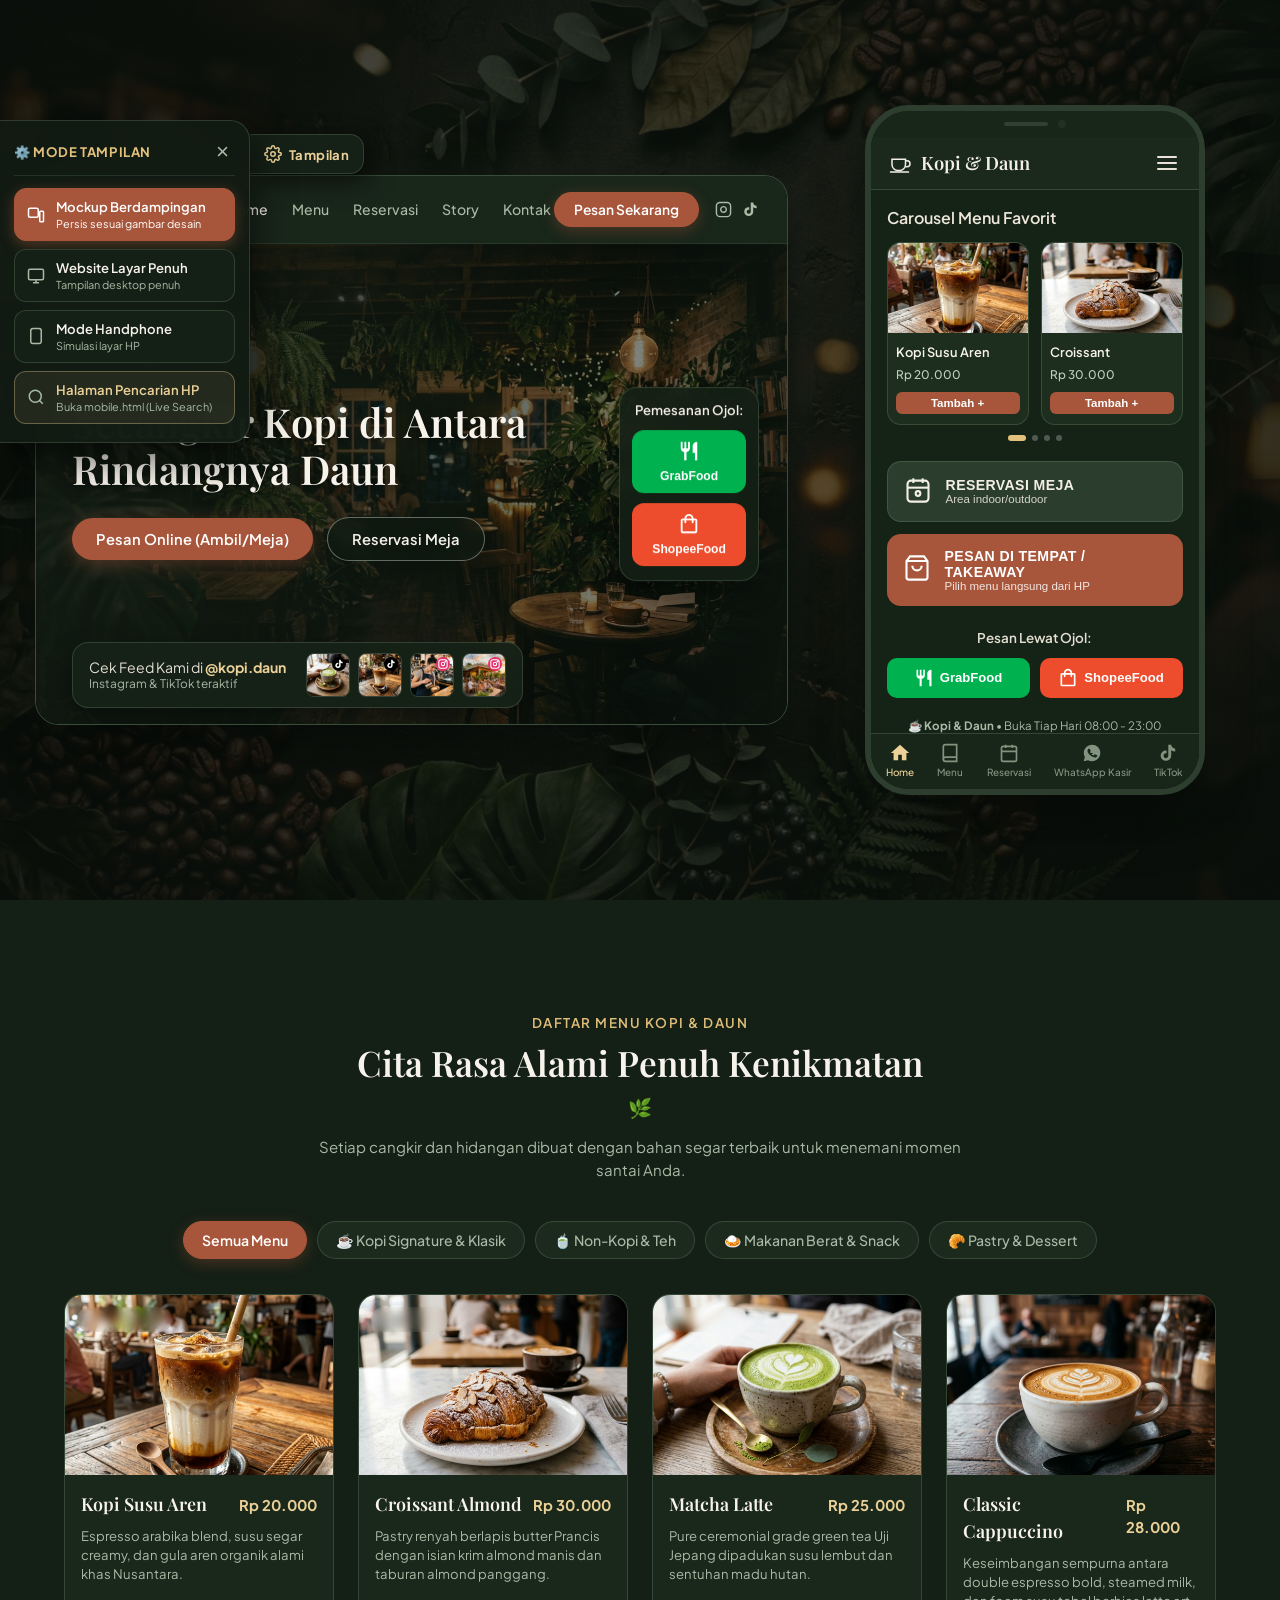
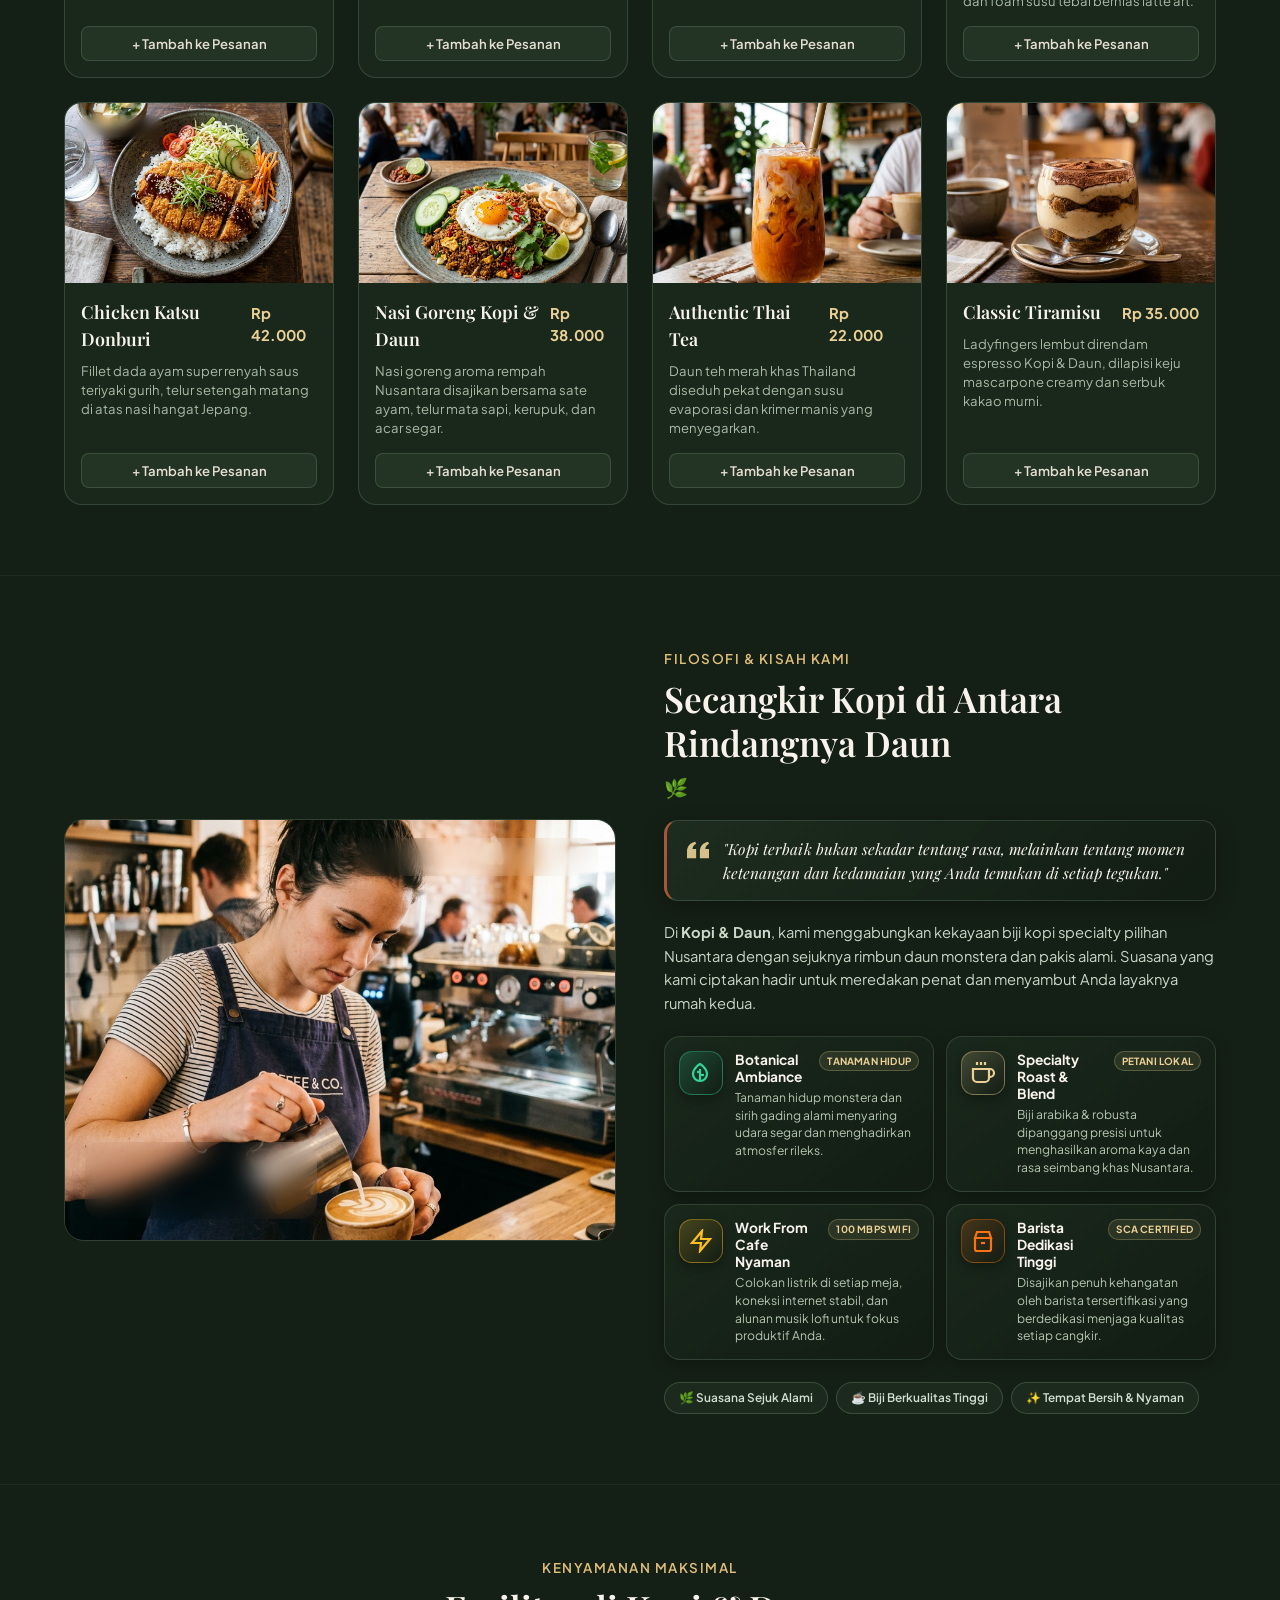
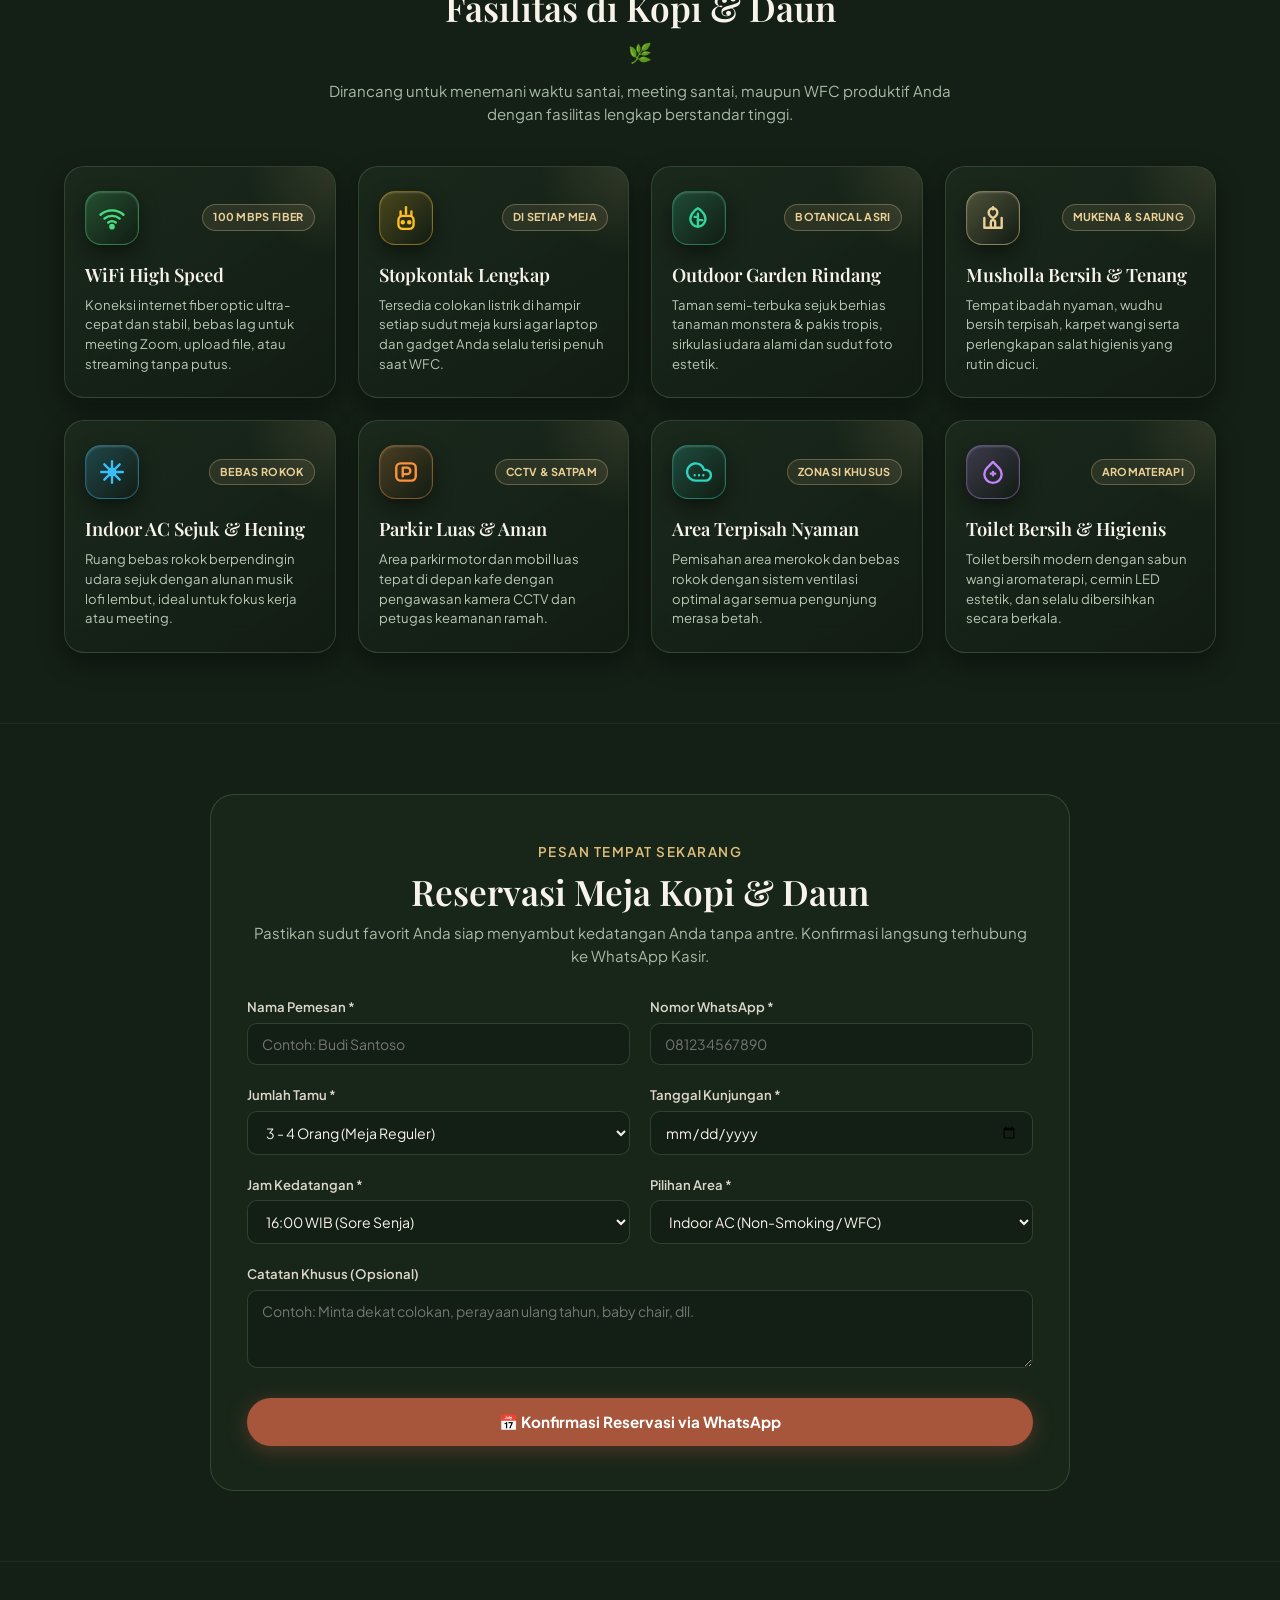
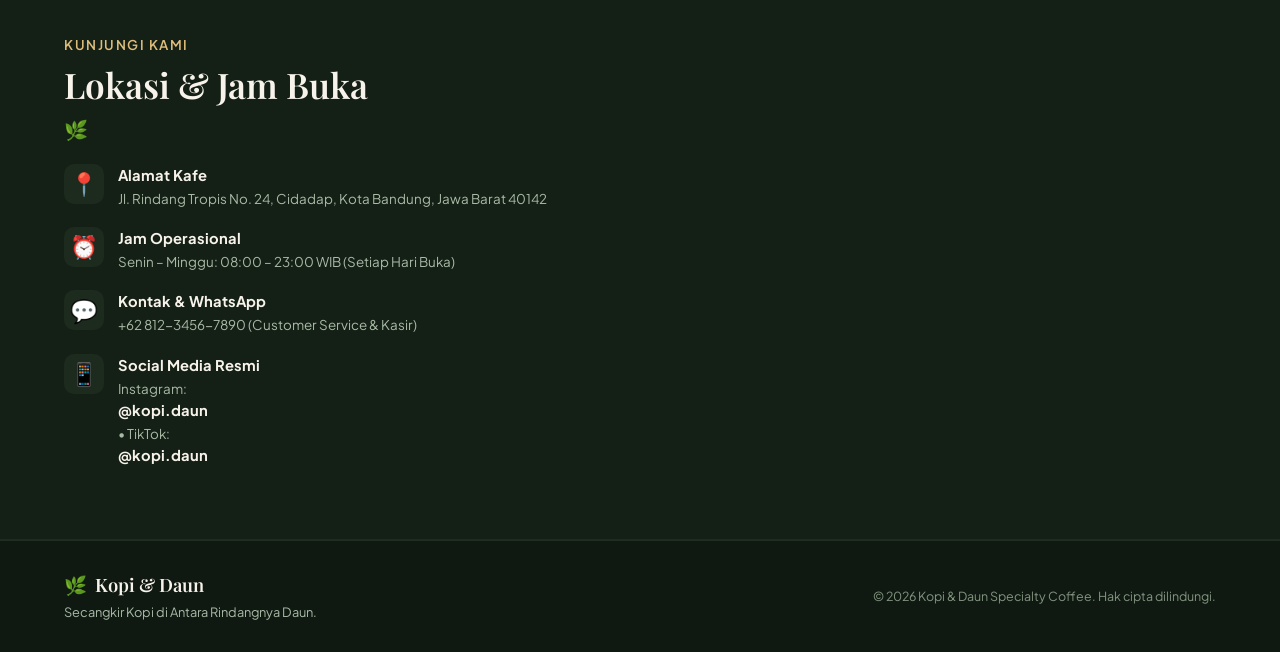
<file: index.html>
<!DOCTYPE html>
<html lang="id">
<head>
  <meta charset="UTF-8">
  <meta name="viewport" content="width=device-width, initial-scale=1.0">
  <meta name="description" content="Kopi & Daun — Secangkir Kopi di Antara Rindangnya Daun. Kafe botanical cozy dengan suasana asri, kopi pilihan, reservasi online, dan pesan via ShopeeFood & GrabFood.">
  <meta name="keywords" content="Kopi & Daun, kafe botanical, coffee shop aesthetic, kopi susu aren, reservasi kafe, kafe rimbun, nongkrong cozy, bandung kafe">
  <meta property="og:title" content="Kopi & Daun — Secangkir Kopi di Antara Rindangnya Daun">
  <meta property="og:description" content="Kafe bernuansa alam yang cozy di tengah rindangnya daun tropis. Pesan online atau reservasi meja sekarang.">
  <meta property="og:type" content="website">
  <title>Kopi & Daun — Secangkir Kopi di Antara Rindangnya Daun</title>
  <link rel="stylesheet" href="css/style.css">
  <link rel="icon" href="data:image/svg+xml,<svg xmlns='http://www.w3.org/2000/svg' viewBox='0 0 100 100'><text y='.9em' font-size='90'>🌿</text></svg>">
</head>
<body class="mode-mockup">

  <!-- ═══════════ FLOATING SIDEBAR VIEW SWITCHER ═══════════ -->
  <aside class="view-switcher-sidebar open" id="switcher-sidebar" aria-label="Pengalih Tampilan">
    <!-- Toggle Trigger Button (Bisa diklik untuk buka/tutup) -->
    <button type="button" class="sidebar-toggle-btn" id="btn-toggle-sidebar" title="Buka/Tutup Menu Tampilan">
      <svg class="toggle-icon-gear" width="18" height="18" viewBox="0 0 24 24" fill="none" stroke="currentColor" stroke-width="2">
        <circle cx="12" cy="12" r="3"/>
        <path d="M19.4 15a1.65 1.65 0 0 0 .33 1.82l.06.06a2 2 0 0 1 0 2.83 2 2 0 0 1-2.83 0l-.06-.06a1.65 1.65 0 0 0-1.82-.33 1.65 1.65 0 0 0-1 1.51V21a2 2 0 0 1-2 2 2 2 0 0 1-2-2v-.09A1.65 1.65 0 0 0 9 19.4a1.65 1.65 0 0 0-1.82.33l-.06.06a2 2 0 0 1-2.83 0 2 2 0 0 1 0-2.83l.06-.06a1.65 1.65 0 0 0 .33-1.82 1.65 1.65 0 0 0-1.51-1H3a2 2 0 0 1-2-2 2 2 0 0 1 2-2h.09A1.65 1.65 0 0 0 4.6 9a1.65 1.65 0 0 0-.33-1.82l-.06-.06a2 2 0 0 1 0-2.83 2 2 0 0 1 2.83 0l.06.06a1.65 1.65 0 0 0 1.82.33H9a1.65 1.65 0 0 0 1-1.51V3a2 2 0 0 1 2-2 2 2 0 0 1 2 2v.09a1.65 1.65 0 0 0 1 1.51 1.65 1.65 0 0 0 1.82-.33l.06-.06a2 2 0 0 1 2.83 0 2 2 0 0 1 0 2.83l-.06.06a1.65 1.65 0 0 0-.33 1.82V9a1.65 1.65 0 0 0 1.51 1H21a2 2 0 0 1 2 2 2 2 0 0 1-2 2h-.09a1.65 1.65 0 0 0-1.51 1z"/>
      </svg>
      <span class="toggle-btn-text">Tampilan</span>
    </button>

    <!-- Sidebar Panel Container -->
    <div class="sidebar-panel-content">
      <div class="sidebar-header">
        <span class="sidebar-title">⚙️ Mode Tampilan</span>
        <button type="button" class="btn-close-sidebar" id="btn-close-sidebar" title="Tutup Sidebar">&times;</button>
      </div>

      <div class="sidebar-buttons-list">
        <button type="button" class="side-switch-btn active" data-mode="mode-mockup" id="btn-mode-mockup">
          <svg width="18" height="18" viewBox="0 0 24 24" fill="none" stroke="currentColor" stroke-width="2"><rect x="2" y="3" width="13" height="12" rx="2"/><rect x="17" y="7" width="5" height="14" rx="1"/></svg>
          <div class="side-btn-info">
            <strong>Mockup Berdampingan</strong>
            <span>Persis sesuai gambar desain</span>
          </div>
        </button>

        <button type="button" class="side-switch-btn" data-mode="mode-fullscreen" id="btn-mode-fullscreen">
          <svg width="18" height="18" viewBox="0 0 24 24" fill="none" stroke="currentColor" stroke-width="2"><rect x="2" y="3" width="20" height="14" rx="2"/><line x1="8" y1="21" x2="16" y2="21"/><line x1="12" y1="17" x2="12" y2="21"/></svg>
          <div class="side-btn-info">
            <strong>Website Layar Penuh</strong>
            <span>Tampilan desktop penuh</span>
          </div>
        </button>

        <button type="button" class="side-switch-btn" data-mode="mode-mobile" id="btn-mode-mobile">
          <svg width="18" height="18" viewBox="0 0 24 24" fill="none" stroke="currentColor" stroke-width="2"><rect x="5" y="2" width="14" height="20" rx="3"/><line x1="12" y1="18" x2="12.01" y2="18"/></svg>
          <div class="side-btn-info">
            <strong>Mode Handphone</strong>
            <span>Simulasi layar HP</span>
          </div>
        </button>

        <a href="mobile.html" class="side-switch-btn link-mobile-page">
          <svg width="18" height="18" viewBox="0 0 24 24" fill="none" stroke="currentColor" stroke-width="2"><circle cx="11" cy="11" r="8"/><line x1="21" y1="21" x2="16.65" y2="16.65"/></svg>
          <div class="side-btn-info">
            <strong>Halaman Pencarian HP</strong>
            <span>Buka mobile.html (Live Search)</span>
          </div>
        </a>
      </div>
    </div>
  </aside>

  <!-- ═══════════ TOAST NOTIFICATION ═══════════ -->
  <div class="toast-container" id="toast-container"></div>

  <!-- ═══════════ WRAPPER UTAMA: MOCKUP SHOWCASE ═══════════ -->
  <div class="mockup-presentation-stage" id="presentation-stage">

    <!-- DEKORASI DAUN & KOPI SUDUT -->
    <div class="stage-bg-overlay"></div>
    <div class="leaf-corner leaf-top-left" aria-hidden="true"></div>
    <div class="leaf-corner leaf-bottom-left" aria-hidden="true"></div>
    <div class="leaf-corner leaf-top-right" aria-hidden="true"></div>
    <div class="leaf-corner leaf-bottom-right" aria-hidden="true"></div>

    <div class="mockup-dual-grid">

      <!-- ══════════════════════════════════════════════════════
           FRAME 1: TAMPILAN DESKTOP (Sesuai Mockup Kiri)
           ══════════════════════════════════════════════════════ -->
      <div class="mockup-desktop-frame" id="desktop-app-frame">
        <div class="desktop-inner-window">

          <!-- Desktop Top Header / Navbar -->
          <header class="desktop-navbar">
            <div class="nav-brand">
              <svg class="brand-coffee-icon" viewBox="0 0 32 32" fill="none" stroke="currentColor">
                <path d="M4 11h18v7a8 8 0 0 1-8 8H12a8 8 0 0 1-8-8v-7z" stroke-width="2" stroke-linecap="round"/>
                <path d="M22 13h2a4 4 0 0 1 4 4v0a4 4 0 0 1-4 4h-2" stroke-width="2"/>
                <path d="M2 28h24" stroke-width="2" stroke-linecap="round"/>
                <path d="M9 4c0 2-2 3-2 5M14 4c0 2-2 3-2 5" stroke-width="1.8" stroke-linecap="round"/>
              </svg>
              <span class="brand-title">Kopi & Daun</span>
            </div>

            <nav class="desktop-nav-links">
              <a href="#home" class="nav-item active">Home</a>
              <a href="#menu" class="nav-item">Menu</a>
              <a href="#reservation" class="nav-item">Reservasi</a>
              <a href="#story" class="nav-item">Story</a>
              <a href="#contact" class="nav-item">Kontak</a>
            </nav>

            <div class="desktop-nav-actions">
              <button type="button" class="btn-action-terracotta btn-open-order">Pesan Sekarang</button>
              <div class="social-mini-icons">
                <a href="https://instagram.com/kopi.daun" target="_blank" rel="noopener" class="social-icon-btn" title="Instagram @kopi.daun">
                  <svg width="17" height="17" viewBox="0 0 24 24" fill="none" stroke="currentColor" stroke-width="2">
                    <rect x="2" y="2" width="20" height="20" rx="5" ry="5"></rect>
                    <path d="M16 11.37A4 4 0 1 1 12.63 8 4 4 0 0 1 16 11.37z"></path>
                    <line x1="17.5" y1="6.5" x2="17.51" y2="6.5"></line>
                  </svg>
                </a>
                <a href="https://tiktok.com/@kopi.daun" target="_blank" rel="noopener" class="social-icon-btn" title="TikTok @kopi.daun">
                  <svg width="17" height="17" viewBox="0 0 24 24" fill="currentColor">
                    <path d="M19.59 6.69a4.83 4.83 0 0 1-3.77-4.25V2h-3.45v13.67a2.89 2.89 0 0 1-2.88 2.5 2.89 2.89 0 0 1-2.89-2.89 2.89 2.89 0 0 1 2.89-2.89c.28 0 .54.04.79.1v-3.5a6.37 6.37 0 0 0-.79-.05A6.34 6.34 0 0 0 3.15 15a6.34 6.34 0 0 0 6.34 6.34 6.34 6.34 0 0 0 6.34-6.34V8.76a8.28 8.28 0 0 0 4.84 1.55V6.86a4.84 4.84 0 0 1-1.08-.17z"/>
                  </svg>
                </a>
              </div>
            </div>
          </header>

          <!-- Desktop Hero Area -->
          <main class="desktop-hero-viewport" id="home">
            <div class="desktop-hero-bg-holder">
              <img src="assets/images/hero-botanical.jpg" alt="Suasana Rindang Kopi & Daun" class="desktop-hero-img">
              <div class="desktop-hero-vignette"></div>
            </div>

            <!-- Left Hero Content -->
            <div class="desktop-hero-text">
              <span class="tag-natural-cozy">Natural Cozy</span>
              <h1 class="hero-headline">Secangkir Kopi di Antara<br>Rindangnya Daun</h1>
              
              <div class="hero-cta-group">
                <button type="button" class="btn-hero-solid btn-open-order">
                  <span>Pesan Online (Ambil/Meja)</span>
                </button>
                <button type="button" class="btn-hero-outline btn-open-reserve">
                  <span>Reservasi Meja</span>
                </button>
              </div>
            </div>

            <!-- Right Floating Card: Pemesanan Ojol -->
            <div class="floating-ojol-box">
              <h3 class="ojol-box-title">Pemesanan Ojol:</h3>
              <div class="ojol-buttons-stack">
                <button type="button" class="btn-ojol btn-grabfood" onclick="window.openOjol('GrabFood')">
                  <div class="ojol-icon-wrap">
                    <svg viewBox="0 0 24 24" width="22" height="22" fill="white">
                      <path d="M11 9H9V2H7v7H5V2H3v7c0 2.12 1.66 3.84 3.75 3.97V22h2.5v-9.03C11.34 12.84 13 11.12 13 9V2h-2v7zm5-3v8h2.5v8H21V2c-2.76 0-5 2.24-5 4z"/>
                    </svg>
                  </div>
                  <span class="ojol-btn-label">GrabFood</span>
                </button>

                <button type="button" class="btn-ojol btn-shopeefood" onclick="window.openOjol('ShopeeFood')">
                  <div class="ojol-icon-wrap">
                    <svg viewBox="0 0 24 24" width="22" height="22" fill="white">
                      <path d="M19 6h-2c0-2.76-2.24-5-5-5S7 3.24 7 6H5c-1.1 0-2 .9-2 2v12c0 1.1.9 2 2 2h14c1.1 0 2-.9 2-2V8c0-1.1-.9-2-2-2zm-7-3c1.66 0 3 1.34 3 3H9c0-1.66 1.34-3 3-3zm7 17H5V8h2v2c0 .55.45 1 1 1s1-.45 1-1V8h6v2c0 .55.45 1 1 1s1-.45 1-1V8h2v12z"/>
                    </svg>
                  </div>
                  <span class="ojol-btn-label">ShopeeFood</span>
                </button>
              </div>
            </div>

            <!-- Bottom Floating Banner: Cek Feed Kami di @kopi.daun -->
            <div class="floating-feed-banner">
              <div class="feed-info">
                <p class="feed-title">Cek Feed Kami di <strong>@kopi.daun</strong></p>
                <p class="feed-sub">Instagram & TikTok teraktif</p>
              </div>
              <div class="feed-thumbnails-row">
                <div class="feed-thumb-card" onclick="window.openFeedMedia(0)" title="Lihat Suasana & Matcha Latte">
                  <img src="assets/images/menu/matcha-latte.jpg" alt="Matcha Latte Feed">
                  <span class="platform-mini-badge tiktok-badge">
                    <svg viewBox="0 0 24 24" width="10" height="10" fill="white"><path d="M19.59 6.69a4.83 4.83 0 0 1-3.77-4.25V2h-3.45v13.67a2.89 2.89 0 0 1-2.88 2.5 2.89 2.89 0 0 1-2.89-2.89 2.89 2.89 0 0 1 2.89-2.89c.28 0 .54.04.79.1v-3.5a6.37 6.37 0 0 0-.79-.05A6.34 6.34 0 0 0 3.15 15a6.34 6.34 0 0 0 6.34 6.34 6.34 6.34 0 0 0 6.34-6.34V8.76a8.28 8.28 0 0 0 4.84 1.55V6.86a4.84 4.84 0 0 1-1.08-.17z"/></svg>
                  </span>
                </div>
                <div class="feed-thumb-card" onclick="window.openFeedMedia(1)" title="Lihat Kopi Susu Aren Video">
                  <img src="assets/images/menu/kopi-susu-gula-aren.jpg" alt="Kopi Susu Aren Reel">
                  <span class="platform-mini-badge tiktok-badge">
                    <svg viewBox="0 0 24 24" width="10" height="10" fill="white"><path d="M19.59 6.69a4.83 4.83 0 0 1-3.77-4.25V2h-3.45v13.67a2.89 2.89 0 0 1-2.88 2.5 2.89 2.89 0 0 1-2.89-2.89 2.89 2.89 0 0 1 2.89-2.89c.28 0 .54.04.79.1v-3.5a6.37 6.37 0 0 0-.79-.05A6.34 6.34 0 0 0 3.15 15a6.34 6.34 0 0 0 6.34 6.34 6.34 6.34 0 0 0 6.34-6.34V8.76a8.28 8.28 0 0 0 4.84 1.55V6.86a4.84 4.84 0 0 1-1.08-.17z"/></svg>
                  </span>
                </div>
                <div class="feed-thumb-card" onclick="window.openFeedMedia(2)" title="Lihat Pour Over & Barista">
                  <img src="assets/images/barista-about.jpg" alt="Barista Story">
                  <span class="platform-mini-badge ig-badge">
                    <svg viewBox="0 0 24 24" width="10" height="10" fill="none" stroke="white" stroke-width="2.5"><rect x="2" y="2" width="20" height="20" rx="5"/><circle cx="12" cy="12" r="4"/><circle cx="18" cy="6" r="1"/></svg>
                  </span>
                </div>
                <div class="feed-thumb-card" onclick="window.openFeedMedia(3)" title="Lihat Suasana Taman Outdoor">
                  <img src="assets/images/gallery/outdoor.jpg" alt="Outdoor Botanical">
                  <span class="platform-mini-badge ig-badge">
                    <svg viewBox="0 0 24 24" width="10" height="10" fill="none" stroke="white" stroke-width="2.5"><rect x="2" y="2" width="20" height="20" rx="5"/><circle cx="12" cy="12" r="4"/><circle cx="18" cy="6" r="1"/></svg>
                  </span>
                </div>
              </div>
            </div>

          </main>
        </div>
      </div>

      <!-- ══════════════════════════════════════════════════════
           FRAME 2: TAMPILAN MOBILE (Sesuai Mockup Kanan)
           ══════════════════════════════════════════════════════ -->
      <div class="mockup-mobile-frame" id="mobile-app-frame">
        <div class="smartphone-device">

          <!-- Speaker Notch & Camera Pin -->
          <div class="phone-notch-bar">
            <span class="notch-speaker"></span>
            <span class="notch-camera"></span>
          </div>

          <!-- Mobile App Body Container -->
          <div class="mobile-viewport">

            <!-- Mobile App Header -->
            <header class="mobile-app-header">
              <div class="mobile-brand">
                <svg class="brand-coffee-icon" viewBox="0 0 32 32" fill="none" stroke="currentColor">
                  <path d="M4 11h18v7a8 8 0 0 1-8 8H12a8 8 0 0 1-8-8v-7z" stroke-width="2" stroke-linecap="round"/>
                  <path d="M22 13h2a4 4 0 0 1 4 4v0a4 4 0 0 1-4 4h-2" stroke-width="2"/>
                  <path d="M2 28h24" stroke-width="2" stroke-linecap="round"/>
                </svg>
                <span class="mobile-brand-title">Kopi & Daun</span>
              </div>
              <button type="button" class="mobile-hamburger-btn" id="mobile-hamburger" aria-label="Buka Menu">
                <span></span>
                <span></span>
                <span></span>
              </button>
            </header>

            <!-- Mobile Scrollable Main Content -->
            <div class="mobile-scroll-body">

              <!-- Section: Carousel Menu Favorit -->
              <section class="mobile-section-fav">
                <div class="fav-section-header">
                  <h2 class="fav-title">Carousel Menu Favorit</h2>
                </div>

                <div class="carousel-container" id="mobile-carousel">
                  <div class="carousel-track" id="carousel-track">

                    <!-- Slide 1: Kopi Susu Aren -->
                    <div class="fav-card" data-index="0">
                      <div class="fav-img-wrap">
                        <img src="assets/images/menu/kopi-susu-gula-aren.jpg" alt="Kopi Susu Aren" loading="eager">
                      </div>
                      <div class="fav-info">
                        <h3 class="fav-name">Kopi Susu Aren</h3>
                        <p class="fav-price">Rp 20.000</p>
                        <button type="button" class="btn-fav-add" onclick="window.addToOrder('Kopi Susu Aren', 20000)">
                          Tambah +
                        </button>
                      </div>
                    </div>

                    <!-- Slide 2: Croissant -->
                    <div class="fav-card" data-index="1">
                      <div class="fav-img-wrap">
                        <img src="assets/images/menu/croissant-almond.jpg" alt="Croissant Almond" loading="eager">
                      </div>
                      <div class="fav-info">
                        <h3 class="fav-name">Croissant</h3>
                        <p class="fav-price">Rp 30.000</p>
                        <button type="button" class="btn-fav-add" onclick="window.addToOrder('Croissant Almond', 30000)">
                          Tambah +
                        </button>
                      </div>
                    </div>

                    <!-- Slide 3: Matcha Latte -->
                    <div class="fav-card" data-index="2">
                      <div class="fav-img-wrap">
                        <img src="assets/images/menu/matcha-latte.jpg" alt="Matcha Latte" loading="eager">
                      </div>
                      <div class="fav-info">
                        <h3 class="fav-name">Matcha Latte</h3>
                        <p class="fav-price">Rp 25.000</p>
                        <button type="button" class="btn-fav-add" onclick="window.addToOrder('Matcha Latte', 25000)">
                          Tambah +
                        </button>
                      </div>
                    </div>

                    <!-- Slide 4: Tiramisu Special -->
                    <div class="fav-card" data-index="3">
                      <div class="fav-img-wrap">
                        <img src="assets/images/menu/tiramisu.jpg" alt="Tiramisu Special" loading="lazy">
                      </div>
                      <div class="fav-info">
                        <h3 class="fav-name">Tiramisu Cake</h3>
                        <p class="fav-price">Rp 35.000</p>
                        <button type="button" class="btn-fav-add" onclick="window.addToOrder('Tiramisu Classic', 35000)">
                          Tambah +
                        </button>
                      </div>
                    </div>

                  </div>

                  <!-- Carousel Dots Indicator -->
                  <div class="carousel-indicators" id="carousel-dots">
                    <span class="dot active" data-slide="0"></span>
                    <span class="dot" data-slide="1"></span>
                    <span class="dot" data-slide="2"></span>
                    <span class="dot" data-slide="3"></span>
                  </div>
                </div>
              </section>

              <!-- Section: 2 Big Quick Action Buttons -->
              <section class="mobile-action-cards">
                <!-- Action Card 1: Reservasi Meja -->
                <button type="button" class="card-action-banner banner-green btn-open-reserve">
                  <div class="banner-icon">
                    <svg viewBox="0 0 24 24" width="28" height="28" fill="none" stroke="currentColor" stroke-width="1.8">
                      <rect x="3" y="4" width="18" height="18" rx="3" ry="3"/>
                      <line x1="16" y1="2" x2="16" y2="6"/>
                      <line x1="8" y1="2" x2="8" y2="6"/>
                      <line x1="3" y1="10" x2="21" y2="10"/>
                      <circle cx="12" cy="15" r="2"/>
                    </svg>
                  </div>
                  <div class="banner-text">
                    <h3 class="banner-title">RESERVASI MEJA</h3>
                    <p class="banner-desc">Area indoor/outdoor</p>
                  </div>
                </button>

                <!-- Action Card 2: Pesan di Tempat / Takeaway -->
                <button type="button" class="card-action-banner banner-terracotta btn-open-order">
                  <div class="banner-icon">
                    <svg viewBox="0 0 24 24" width="28" height="28" fill="none" stroke="currentColor" stroke-width="1.8">
                      <path d="M6 2L3 6v14a2 2 0 0 0 2 2h14a2 2 0 0 0 2-2V6l-3-4z"/>
                      <line x1="3" y1="6" x2="21" y2="6"/>
                      <path d="M16 10a4 4 0 0 1-8 0"/>
                    </svg>
                  </div>
                  <div class="banner-text">
                    <h3 class="banner-title">PESAN DI TEMPAT / TAKEAWAY</h3>
                    <p class="banner-desc">Pilih menu langsung dari HP</p>
                  </div>
                </button>
              </section>

              <!-- Section: Pesan Lewat Ojol Mobile -->
              <section class="mobile-ojol-section">
                <h3 class="mobile-ojol-title">Pesan Lewat Ojol:</h3>
                <div class="mobile-ojol-grid">
                  <button type="button" class="btn-ojol-mobile grab-btn" onclick="window.openOjol('GrabFood')">
                    <svg viewBox="0 0 24 24" width="20" height="20" fill="white">
                      <path d="M11 9H9V2H7v7H5V2H3v7c0 2.12 1.66 3.84 3.75 3.97V22h2.5v-9.03C11.34 12.84 13 11.12 13 9V2h-2v7zm5-3v8h2.5v8H21V2c-2.76 0-5 2.24-5 4z"/>
                    </svg>
                    <span>GrabFood</span>
                  </button>

                  <button type="button" class="btn-ojol-mobile shopee-btn" onclick="window.openOjol('ShopeeFood')">
                    <svg viewBox="0 0 24 24" width="20" height="20" fill="white">
                      <path d="M19 6h-2c0-2.76-2.24-5-5-5S7 3.24 7 6H5c-1.1 0-2 .9-2 2v12c0 1.1.9 2 2 2h14c1.1 0 2-.9 2-2V8c0-1.1-.9-2-2-2zm-7-3c1.66 0 3 1.34 3 3H9c0-1.66 1.34-3 3-3zm7 17H5V8h2v2c0 .55.45 1 1 1s1-.45 1-1V8h6v2c0 .55.45 1 1 1s1-.45 1-1V8h2v12z"/>
                    </svg>
                    <span>ShopeeFood</span>
                  </button>
                </div>
              </section>

              <!-- Mini Footer / Space before bottom nav -->
              <div class="mobile-footer-note">
                <p>☕ <strong>Kopi & Daun</strong> • Buka Tiap Hari 08:00 - 23:00</p>
                <p class="sub">Jl. Rindang No. 24, Bandung</p>
              </div>

            </div>

            <!-- Fixed Mobile Bottom Navigation Bar -->
            <nav class="mobile-bottom-nav">
              <a href="#home" class="b-nav-item active" data-target="home">
                <svg viewBox="0 0 24 24" width="20" height="20" fill="currentColor">
                  <path d="M10 20v-6h4v6h5v-8h3L12 3 2 12h3v8z"/>
                </svg>
                <span>Home</span>
              </a>

              <a href="#menu" class="b-nav-item btn-open-menu-drawer" data-target="menu">
                <svg viewBox="0 0 24 24" width="20" height="20" fill="none" stroke="currentColor" stroke-width="2">
                  <path d="M4 19.5A2.5 2.5 0 0 1 6.5 17H20"/>
                  <path d="M6.5 2H20v20H6.5A2.5 2.5 0 0 1 4 19.5v-15A2.5 2.5 0 0 1 6.5 2z"/>
                </svg>
                <span>Menu</span>
              </a>

              <a href="#reservation" class="b-nav-item btn-open-reserve" data-target="reservation">
                <svg viewBox="0 0 24 24" width="20" height="20" fill="none" stroke="currentColor" stroke-width="2">
                  <rect x="3" y="4" width="18" height="18" rx="2" ry="2"/>
                  <line x1="16" y1="2" x2="16" y2="6"/>
                  <line x1="8" y1="2" x2="8" y2="6"/>
                  <line x1="3" y1="10" x2="21" y2="10"/>
                </svg>
                <span>Reservasi</span>
              </a>

              <a href="https://wa.me/6281234567890?text=Halo%20Kopi%20%26%20Daun%2C%20saya%20ingin%20bertanya%20pesanan" target="_blank" rel="noopener" class="b-nav-item" data-target="whatsapp">
                <svg viewBox="0 0 24 24" width="20" height="20" fill="currentColor">
                  <path d="M12.04 2c-5.46 0-9.91 4.45-9.91 9.91 0 1.75.46 3.45 1.32 4.95L2.05 22l5.25-1.38c1.45.79 3.08 1.21 4.74 1.21 5.46 0 9.91-4.45 9.91-9.91 0-2.65-1.03-5.14-2.9-7.01A9.816 9.816 0 0 0 12.04 2zm5.78 14.07c-.24.68-1.39 1.3-1.93 1.37-.51.07-1.17.1-3.37-.81-2.82-1.16-4.63-4.04-4.77-4.23-.14-.19-1.15-1.53-1.15-2.92 0-1.39.73-2.07 1-2.35.25-.26.54-.33.72-.33.18 0 .36 0 .52.01.17.01.39-.06.61.47.23.55.78 1.9.85 2.04.07.14.12.31.02.49-.1.19-.15.31-.3.48-.15.18-.31.39-.45.53-.15.15-.3.32-.13.62.17.3 7.76 1.26 1.63 2.03 1.11.98 2.06 1.29 2.35 1.44.29.15.46.13.63-.07.17-.2.73-.85.93-1.14.2-.29.4-.24.67-.14.27.1 1.73.82 2.03.97.3.15.5.22.57.34.07.13.07.72-.17 1.4z"/>
                </svg>
                <span>WhatsApp Kasir</span>
              </a>

              <a href="https://tiktok.com/@kopi.daun" target="_blank" rel="noopener" class="b-nav-item" data-target="tiktok">
                <svg viewBox="0 0 24 24" width="20" height="20" fill="currentColor">
                  <path d="M19.59 6.69a4.83 4.83 0 0 1-3.77-4.25V2h-3.45v13.67a2.89 2.89 0 0 1-2.88 2.5 2.89 2.89 0 0 1-2.89-2.89 2.89 2.89 0 0 1 2.89-2.89c.28 0 .54.04.79.1v-3.5a6.37 6.37 0 0 0-.79-.05A6.34 6.34 0 0 0 3.15 15a6.34 6.34 0 0 0 6.34 6.34 6.34 6.34 0 0 0 6.34-6.34V8.76a8.28 8.28 0 0 0 4.84 1.55V6.86a4.84 4.84 0 0 1-1.08-.17z"/>
                </svg>
                <span>TikTok</span>
              </a>
            </nav>

          </div>
        </div>
      </div>

    </div>
  </div>

  <!-- ══════════════════════════════════════════════════════
       SECTION LENGKAP KETIKA SCROLL KE BAWAH / MODE FULLSCREEN
       ══════════════════════════════════════════════════════ -->
  <div class="full-content-wrapper">

    <!-- ═══════════ KATALOG MENU LENGKAP ═══════════ -->
    <section class="section section-menu" id="menu">
      <div class="site-container">
        <div class="section-title-wrap">
          <span class="sub-badge">Daftar Menu Kopi & Daun</span>
          <h2 class="section-main-heading">Cita Rasa Alami Penuh Kenikmatan</h2>
          <div class="leaf-divider">🌿</div>
          <p class="section-subtext">Setiap cangkir dan hidangan dibuat dengan bahan segar terbaik untuk menemani momen santai Anda.</p>
        </div>

        <!-- Filter Kategori Tabs -->
        <div class="menu-filter-bar">
          <button type="button" class="menu-tab-btn active" data-filter="all">Semua Menu</button>
          <button type="button" class="menu-tab-btn" data-filter="coffee">☕ Kopi Signature & Klasik</button>
          <button type="button" class="menu-tab-btn" data-filter="non-coffee">🍵 Non-Kopi & Teh</button>
          <button type="button" class="menu-tab-btn" data-filter="food">🍛 Makanan Berat & Snack</button>
          <button type="button" class="menu-tab-btn" data-filter="dessert">🥐 Pastry & Dessert</button>
        </div>

        <!-- Grid Menu Items -->
        <div class="menu-cards-grid" id="full-menu-grid">

          <!-- 1. Kopi Susu Aren -->
          <article class="menu-card" data-category="coffee">
            <div class="menu-card-media">
              <img src="assets/images/menu/kopi-susu-gula-aren.jpg" alt="Kopi Susu Aren" loading="lazy">
              <span class="badge-tag tag-bestseller">🔥 Best Seller</span>
            </div>
            <div class="menu-card-body">
              <div class="card-title-price">
                <h3 class="item-name">Kopi Susu Aren</h3>
                <span class="item-price">Rp 20.000</span>
              </div>
              <p class="item-desc">Espresso arabika blend, susu segar creamy, dan gula aren organik alami khas Nusantara.</p>
              <button type="button" class="btn-card-add" onclick="window.addToOrder('Kopi Susu Aren', 20000)">+ Tambah ke Pesanan</button>
            </div>
          </article>

          <!-- 2. Croissant Almond -->
          <article class="menu-card" data-category="dessert">
            <div class="menu-card-media">
              <img src="assets/images/menu/croissant-almond.jpg" alt="Croissant Almond" loading="lazy">
              <span class="badge-tag tag-chef">✨ Favorit</span>
            </div>
            <div class="menu-card-body">
              <div class="card-title-price">
                <h3 class="item-name">Croissant Almond</h3>
                <span class="item-price">Rp 30.000</span>
              </div>
              <p class="item-desc">Pastry renyah berlapis butter Prancis dengan isian krim almond manis dan taburan almond panggang.</p>
              <button type="button" class="btn-card-add" onclick="window.addToOrder('Croissant Almond', 30000)">+ Tambah ke Pesanan</button>
            </div>
          </article>

          <!-- 3. Matcha Latte -->
          <article class="menu-card" data-category="non-coffee">
            <div class="menu-card-media">
              <img src="assets/images/menu/matcha-latte.jpg" alt="Matcha Latte" loading="lazy">
              <span class="badge-tag tag-healthy">🍃 Organik</span>
            </div>
            <div class="menu-card-body">
              <div class="card-title-price">
                <h3 class="item-name">Matcha Latte</h3>
                <span class="item-price">Rp 25.000</span>
              </div>
              <p class="item-desc">Pure ceremonial grade green tea Uji Jepang dipadukan susu lembut dan sentuhan madu hutan.</p>
              <button type="button" class="btn-card-add" onclick="window.addToOrder('Matcha Latte', 25000)">+ Tambah ke Pesanan</button>
            </div>
          </article>

          <!-- 4. Cappuccino Tradisional -->
          <article class="menu-card" data-category="coffee">
            <div class="menu-card-media">
              <img src="assets/images/menu/cappuccino.jpg" alt="Cappuccino" loading="lazy">
            </div>
            <div class="menu-card-body">
              <div class="card-title-price">
                <h3 class="item-name">Classic Cappuccino</h3>
                <span class="item-price">Rp 28.000</span>
              </div>
              <p class="item-desc">Keseimbangan sempurna antara double espresso bold, steamed milk, dan foam susu tebal berhias latte art.</p>
              <button type="button" class="btn-card-add" onclick="window.addToOrder('Classic Cappuccino', 28000)">+ Tambah ke Pesanan</button>
            </div>
          </article>

          <!-- 5. Chicken Katsu Donburi -->
          <article class="menu-card" data-category="food">
            <div class="menu-card-media">
              <img src="assets/images/menu/chicken-katsu.jpg" alt="Chicken Katsu" loading="lazy">
              <span class="badge-tag tag-bestseller">🍛 Kenyang</span>
            </div>
            <div class="menu-card-body">
              <div class="card-title-price">
                <h3 class="item-name">Chicken Katsu Donburi</h3>
                <span class="item-price">Rp 42.000</span>
              </div>
              <p class="item-desc">Fillet dada ayam super renyah saus teriyaki gurih, telur setengah matang di atas nasi hangat Jepang.</p>
              <button type="button" class="btn-card-add" onclick="window.addToOrder('Chicken Katsu Donburi', 42000)">+ Tambah ke Pesanan</button>
            </div>
          </article>

          <!-- 6. Nasi Goreng Spesial Kopi & Daun -->
          <article class="menu-card" data-category="food">
            <div class="menu-card-media">
              <img src="assets/images/menu/nasi-goreng.jpg" alt="Nasi Goreng Spesial" loading="lazy">
            </div>
            <div class="menu-card-body">
              <div class="card-title-price">
                <h3 class="item-name">Nasi Goreng Kopi & Daun</h3>
                <span class="item-price">Rp 38.000</span>
              </div>
              <p class="item-desc">Nasi goreng aroma rempah Nusantara disajikan bersama sate ayam, telur mata sapi, kerupuk, dan acar segar.</p>
              <button type="button" class="btn-card-add" onclick="window.addToOrder('Nasi Goreng Kopi & Daun', 38000)">+ Tambah ke Pesanan</button>
            </div>
          </article>

          <!-- 7. Thai Tea Autentik -->
          <article class="menu-card" data-category="non-coffee">
            <div class="menu-card-media">
              <img src="assets/images/menu/thai-tea.jpg" alt="Authentic Thai Tea" loading="lazy">
            </div>
            <div class="menu-card-body">
              <div class="card-title-price">
                <h3 class="item-name">Authentic Thai Tea</h3>
                <span class="item-price">Rp 22.000</span>
              </div>
              <p class="item-desc">Daun teh merah khas Thailand diseduh pekat dengan susu evaporasi dan krimer manis yang menyegarkan.</p>
              <button type="button" class="btn-card-add" onclick="window.addToOrder('Authentic Thai Tea', 22000)">+ Tambah ke Pesanan</button>
            </div>
          </article>

          <!-- 8. Tiramisu Classic -->
          <article class="menu-card" data-category="dessert">
            <div class="menu-card-media">
              <img src="assets/images/menu/tiramisu.jpg" alt="Tiramisu Cake" loading="lazy">
              <span class="badge-tag tag-signature">🌟 Signature</span>
            </div>
            <div class="menu-card-body">
              <div class="card-title-price">
                <h3 class="item-name">Classic Tiramisu</h3>
                <span class="item-price">Rp 35.000</span>
              </div>
              <p class="item-desc">Ladyfingers lembut direndam espresso Kopi & Daun, dilapisi keju mascarpone creamy dan serbuk kakao murni.</p>
              <button type="button" class="btn-card-add" onclick="window.addToOrder('Classic Tiramisu', 35000)">+ Tambah ke Pesanan</button>
            </div>
          </article>

        </div>
      </div>
    </section>

    <!-- ═══════════ TENTANG & KISAH "KOPI & DAUN" ═══════════ -->
    <section class="section section-story" id="story">
      <div class="site-container story-grid">
        <div class="story-image-wrap">
          <img src="assets/images/barista-about.jpg" alt="Barista Kopi & Daun meracik kopi" class="story-main-img">
          
          <!-- Floating Badge Atas: Rating -->
          <div class="story-rating-badge">
            <span class="stars-icon">★★★★★</span>
            <span class="rating-text">4.9 / 5.0 (1.200+ Ulasan)</span>
          </div>

          <!-- Floating Badge Bawah: 100% Nusantara -->
          <div class="story-floating-stat">
            <div class="stat-icon-wrap">🌿</div>
            <div>
              <span class="stat-number">100%</span>
              <span class="stat-label">Biji Kopi Petani Nusantara</span>
            </div>
          </div>
        </div>

        <div class="story-content">
          <span class="sub-badge">Filosofi & Kisah Kami</span>
          <h2 class="section-main-heading">Secangkir Kopi di Antara<br>Rindangnya Daun</h2>
          <div class="leaf-divider">🌿</div>

          <!-- Quote Callout Card -->
          <div class="philosophy-quote-card">
            <svg class="quote-mark" viewBox="0 0 24 24" width="22" height="22" fill="currentColor">
              <path d="M14.017 21v-7.391c0-5.704 3.731-9.57 8.983-10.609l.995 2.151c-2.432.917-3.995 3.638-3.995 5.849h4v10h-9.983zm-14.017 0v-7.391c0-5.704 3.748-9.57 9-10.609l.996 2.151c-2.433.917-3.996 3.638-3.996 5.849h3.983v10h-9.983z"/>
            </svg>
            <p class="quote-text">
              "Kopi terbaik bukan sekadar tentang rasa, melainkan tentang momen ketenangan dan kedamaian yang Anda temukan di setiap tegukan."
            </p>
          </div>

          <p class="story-desc">
            Di <strong>Kopi & Daun</strong>, kami menggabungkan kekayaan biji kopi specialty pilihan Nusantara dengan sejuknya rimbun daun monstera dan pakis alami. Suasana yang kami ciptakan hadir untuk meredakan penat dan menyambut Anda layaknya rumah kedua.
          </p>

          <!-- Interactive Feature Cards Grid -->
          <div class="story-features-grid">

            <!-- Card 1: Botanical Ambiance -->
            <div class="story-feat-card">
              <div class="s-feat-icon icon-botanical">
                <svg viewBox="0 0 24 24" width="24" height="24" fill="none" stroke="currentColor" stroke-width="2.2">
                  <path d="M11 20A7 7 0 0 1 4 13C4 7 11 3 11 3s7 4 7 10a7 7 0 0 1-7 7Z"/>
                  <path d="M11 8v12"/>
                  <path d="M11 14h4"/>
                  <path d="M11 11h-3"/>
                </svg>
              </div>
              <div class="s-feat-body">
                <div class="s-feat-header">
                  <h4>Botanical Ambiance</h4>
                  <span class="s-feat-tag">Tanaman Hidup</span>
                </div>
                <p>Tanaman hidup monstera dan sirih gading alami menyaring udara segar dan menghadirkan atmosfer rileks.</p>
              </div>
            </div>

            <!-- Card 2: Specialty Roast -->
            <div class="story-feat-card">
              <div class="s-feat-icon icon-roast">
                <svg viewBox="0 0 24 24" width="24" height="24" fill="none" stroke="currentColor" stroke-width="2.2">
                  <path d="M18 8h1a4 4 0 0 1 0 8h-1"/>
                  <path d="M2 8h16v9a4 4 0 0 1-4 4H6a4 4 0 0 1-4-4V8z"/>
                  <line x1="6" y1="1" x2="6" y2="4"/>
                  <line x1="10" y1="1" x2="10" y2="4"/>
                  <line x1="14" y1="1" x2="14" y2="4"/>
                </svg>
              </div>
              <div class="s-feat-body">
                <div class="s-feat-header">
                  <h4>Specialty Roast & Blend</h4>
                  <span class="s-feat-tag">Petani Lokal</span>
                </div>
                <p>Biji arabika & robusta dipanggang presisi untuk menghasilkan aroma kaya dan rasa seimbang khas Nusantara.</p>
              </div>
            </div>

            <!-- Card 3: Work From Cafe -->
            <div class="story-feat-card">
              <div class="s-feat-icon icon-wfc">
                <svg viewBox="0 0 24 24" width="24" height="24" fill="none" stroke="currentColor" stroke-width="2.2">
                  <polygon points="13 2 3 14 12 14 11 22 21 10 12 10 13 2"/>
                </svg>
              </div>
              <div class="s-feat-body">
                <div class="s-feat-header">
                  <h4>Work From Cafe Nyaman</h4>
                  <span class="s-feat-tag">100 Mbps WiFi</span>
                </div>
                <p>Colokan listrik di setiap meja, koneksi internet stabil, dan alunan musik lofi untuk fokus produktif Anda.</p>
              </div>
            </div>

            <!-- Card 4: Barista Craftsmanship -->
            <div class="story-feat-card">
              <div class="s-feat-icon icon-barista">
                <svg viewBox="0 0 24 24" width="24" height="24" fill="none" stroke="currentColor" stroke-width="2.2">
                  <path d="M6 3h12l2 6H4l2-6z"/>
                  <path d="M4 9v11a2 2 0 0 0 2 2h12a2 2 0 0 0 2-2V9"/>
                  <path d="M10 14h4"/>
                </svg>
              </div>
              <div class="s-feat-body">
                <div class="s-feat-header">
                  <h4>Barista Dedikasi Tinggi</h4>
                  <span class="s-feat-tag">SCA Certified</span>
                </div>
                <p>Disajikan penuh kehangatan oleh barista tersertifikasi yang berdedikasi menjaga kualitas setiap cangkir.</p>
              </div>
            </div>

          </div>

          <!-- Bottom Trust Pills -->
          <div class="story-trust-pills">
            <span class="trust-pill">🌿 Suasana Sejuk Alami</span>
            <span class="trust-pill">☕ Biji Berkualitas Tinggi</span>
            <span class="trust-pill">✨ Tempat Bersih & Nyaman</span>
          </div>
        </div>
      </div>
    </section>

    <!-- ═══════════ FASILITAS KAFE ═══════════ -->
    <section class="section section-facilities" id="facilities">
      <div class="site-container">
        <div class="section-title-wrap">
          <span class="sub-badge">Kenyamanan Maksimal</span>
          <h2 class="section-main-heading">Fasilitas di Kopi & Daun</h2>
          <div class="leaf-divider">🌿</div>
          <p class="section-subtext">Dirancang untuk menemani waktu santai, meeting santai, maupun WFC produktif Anda dengan fasilitas lengkap berstandar tinggi.</p>
        </div>

        <div class="facilities-grid">
          <!-- 1. WiFi High Speed -->
          <div class="fac-box">
            <div class="fac-top-bar">
              <div class="fac-icon-badge icon-wifi">
                <svg viewBox="0 0 24 24" width="26" height="26" fill="none" stroke="currentColor" stroke-width="2.2" stroke-linecap="round" stroke-linejoin="round">
                  <path d="M5 12.55a11 11 0 0 1 14.08 0"/>
                  <path d="M1.42 9a16 16 0 0 1 21.16 0"/>
                  <path d="M8.53 16.11a6 6 0 0 1 6.95 0"/>
                  <circle cx="12" cy="20" r="1.5" fill="currentColor"/>
                </svg>
              </div>
              <span class="fac-tag-chip">100 Mbps Fiber</span>
            </div>
            <div class="fac-content">
              <h3>WiFi High Speed</h3>
              <p>Koneksi internet fiber optic ultra-cepat dan stabil, bebas lag untuk meeting Zoom, upload file, atau streaming tanpa putus.</p>
            </div>
            <div class="fac-accent-glow"></div>
          </div>

          <!-- 2. Stopkontak Lengkap -->
          <div class="fac-box">
            <div class="fac-top-bar">
              <div class="fac-icon-badge icon-power">
                <svg viewBox="0 0 24 24" width="26" height="26" fill="none" stroke="currentColor" stroke-width="2.2" stroke-linecap="round" stroke-linejoin="round">
                  <path d="M12 2v6"/>
                  <path d="M7 6v4"/>
                  <path d="M17 6v4"/>
                  <rect x="5" y="10" width="14" height="12" rx="4"/>
                  <circle cx="9" cy="16" r="1" fill="currentColor"/>
                  <circle cx="15" cy="16" r="1" fill="currentColor"/>
                </svg>
              </div>
              <span class="fac-tag-chip">Di Setiap Meja</span>
            </div>
            <div class="fac-content">
              <h3>Stopkontak Lengkap</h3>
              <p>Tersedia colokan listrik di hampir setiap sudut meja kursi agar laptop dan gadget Anda selalu terisi penuh saat WFC.</p>
            </div>
            <div class="fac-accent-glow"></div>
          </div>

          <!-- 3. Outdoor Garden -->
          <div class="fac-box">
            <div class="fac-top-bar">
              <div class="fac-icon-badge icon-garden">
                <svg viewBox="0 0 24 24" width="26" height="26" fill="none" stroke="currentColor" stroke-width="2.2" stroke-linecap="round" stroke-linejoin="round">
                  <path d="M11 20A7 7 0 0 1 4 13C4 7 11 3 11 3s7 4 7 10a7 7 0 0 1-7 7Z"/>
                  <path d="M11 8v12"/>
                  <path d="M11 14h4"/>
                  <path d="M11 11h-3"/>
                </svg>
              </div>
              <span class="fac-tag-chip">Botanical Asri</span>
            </div>
            <div class="fac-content">
              <h3>Outdoor Garden Rindang</h3>
              <p>Taman semi-terbuka sejuk berhias tanaman monstera & pakis tropis, sirkulasi udara alami dan sudut foto estetik.</p>
            </div>
            <div class="fac-accent-glow"></div>
          </div>

          <!-- 4. Musholla Bersih -->
          <div class="fac-box">
            <div class="fac-top-bar">
              <div class="fac-icon-badge icon-musholla">
                <svg viewBox="0 0 24 24" width="26" height="26" fill="none" stroke="currentColor" stroke-width="2.2" stroke-linecap="round" stroke-linejoin="round">
                  <path d="M12 3a4 4 0 0 0-4 4c0 3 4 5 4 5s4-2 4-5a4 4 0 0 0-4-4Z"/>
                  <path d="M4 12v9h16v-9"/>
                  <path d="M10 21v-5a2 2 0 0 1 4 0v5"/>
                  <path d="M12 2v2"/>
                </svg>
              </div>
              <span class="fac-tag-chip">Mukena & Sarung</span>
            </div>
            <div class="fac-content">
              <h3>Musholla Bersih & Tenang</h3>
              <p>Tempat ibadah nyaman, wudhu bersih terpisah, karpet wangi serta perlengkapan salat higienis yang rutin dicuci.</p>
            </div>
            <div class="fac-accent-glow"></div>
          </div>

          <!-- 5. Indoor AC Sejuk -->
          <div class="fac-box">
            <div class="fac-top-bar">
              <div class="fac-icon-badge icon-ac">
                <svg viewBox="0 0 24 24" width="26" height="26" fill="none" stroke="currentColor" stroke-width="2.2" stroke-linecap="round" stroke-linejoin="round">
                  <path d="M12 2v20M2 12h20"/>
                  <path d="m4.93 4.93 14.14 14.14M19.07 4.93 4.93 19.07"/>
                  <circle cx="12" cy="12" r="3"/>
                </svg>
              </div>
              <span class="fac-tag-chip">Bebas Rokok</span>
            </div>
            <div class="fac-content">
              <h3>Indoor AC Sejuk & Hening</h3>
              <p>Ruang bebas rokok berpendingin udara sejuk dengan alunan musik lofi lembut, ideal untuk fokus kerja atau meeting.</p>
            </div>
            <div class="fac-accent-glow"></div>
          </div>

          <!-- 6. Parkir Luas & Aman -->
          <div class="fac-box">
            <div class="fac-top-bar">
              <div class="fac-icon-badge icon-parkir">
                <svg viewBox="0 0 24 24" width="26" height="26" fill="none" stroke="currentColor" stroke-width="2.2" stroke-linecap="round" stroke-linejoin="round">
                  <rect x="3" y="4" width="18" height="16" rx="4"/>
                  <path d="M9 16V8h4a3 3 0 0 1 0 6H9"/>
                </svg>
              </div>
              <span class="fac-tag-chip">CCTV & Satpam</span>
            </div>
            <div class="fac-content">
              <h3>Parkir Luas & Aman</h3>
              <p>Area parkir motor dan mobil luas tepat di depan kafe dengan pengawasan kamera CCTV dan petugas keamanan ramah.</p>
            </div>
            <div class="fac-accent-glow"></div>
          </div>

          <!-- 7. Smoking & Non-Smoking Terpisah -->
          <div class="fac-box">
            <div class="fac-top-bar">
              <div class="fac-icon-badge icon-zonasi">
                <svg viewBox="0 0 24 24" width="26" height="26" fill="none" stroke="currentColor" stroke-width="2.2" stroke-linecap="round" stroke-linejoin="round">
                  <path d="M18 10h-1.26A8 8 0 1 0 9 20h9a5 5 0 0 0 0-10z"/>
                  <path d="M8 15h.01M12 15h.01M16 15h.01"/>
                </svg>
              </div>
              <span class="fac-tag-chip">Zonasi Khusus</span>
            </div>
            <div class="fac-content">
              <h3>Area Terpisah Nyaman</h3>
              <p>Pemisahan area merokok dan bebas rokok dengan sistem ventilasi optimal agar semua pengunjung merasa betah.</p>
            </div>
            <div class="fac-accent-glow"></div>
          </div>

          <!-- 8. Toilet Bersih & Estetik -->
          <div class="fac-box">
            <div class="fac-top-bar">
              <div class="fac-icon-badge icon-toilet">
                <svg viewBox="0 0 24 24" width="26" height="26" fill="none" stroke="currentColor" stroke-width="2.2" stroke-linecap="round" stroke-linejoin="round">
                  <path d="M12 2.69l5.66 5.66a8 8 0 1 1-11.31 0z"/>
                  <path d="M12 12v3M10 13.5h4"/>
                </svg>
              </div>
              <span class="fac-tag-chip">Aromaterapi</span>
            </div>
            <div class="fac-content">
              <h3>Toilet Bersih & Higienis</h3>
              <p>Toilet bersih modern dengan sabun wangi aromaterapi, cermin LED estetik, dan selalu dibersihkan secara berkala.</p>
            </div>
            <div class="fac-accent-glow"></div>
          </div>
        </div>
      </div>
    </section>

    <!-- ═══════════ FORM RESERVASI MEJA ═══════════ -->
    <section class="section section-reserve" id="reservation">
      <div class="site-container reserve-container-box">
        <div class="reserve-header-inner">
          <span class="sub-badge">Pesan Tempat Sekarang</span>
          <h2 class="section-main-heading">Reservasi Meja Kopi & Daun</h2>
          <p class="section-subtext">Pastikan sudut favorit Anda siap menyambut kedatangan Anda tanpa antre. Konfirmasi langsung terhubung ke WhatsApp Kasir.</p>
        </div>

        <form class="reserve-form-grid" id="main-reserve-form">
          <div class="form-group">
            <label for="res-name">Nama Pemesan *</label>
            <input type="text" id="res-name" required placeholder="Contoh: Budi Santoso">
          </div>
          <div class="form-group">
            <label for="res-phone">Nomor WhatsApp *</label>
            <input type="tel" id="res-phone" required placeholder="081234567890">
          </div>
          <div class="form-group">
            <label for="res-guests">Jumlah Tamu *</label>
            <select id="res-guests" required>
              <option value="1-2 Orang">1 - 2 Orang (Meja Santai)</option>
              <option value="3-4 Orang" selected>3 - 4 Orang (Meja Reguler)</option>
              <option value="5-8 Orang">5 - 8 Orang (Meja Group)</option>
              <option value="9+ Orang">Lebih dari 8 Orang (Event / Gathering)</option>
            </select>
          </div>
          <div class="form-group">
            <label for="res-date">Tanggal Kunjungan *</label>
            <input type="date" id="res-date" required>
          </div>
          <div class="form-group">
            <label for="res-time">Jam Kedatangan *</label>
            <select id="res-time" required>
              <option value="10:00">10:00 WIB (Pagi Nyaman)</option>
              <option value="13:00">13:00 WIB (Siang / Lunch)</option>
              <option value="16:00" selected>16:00 WIB (Sore Senja)</option>
              <option value="19:00">19:00 WIB (Malam Hangat)</option>
              <option value="20:30">20:30 WIB (Late Chill)</option>
            </select>
          </div>
          <div class="form-group">
            <label for="res-area">Pilihan Area *</label>
            <select id="res-area" required>
              <option value="Indoor AC (Non-Smoking)" selected>Indoor AC (Non-Smoking / WFC)</option>
              <option value="Outdoor Garden Rindang">Outdoor Garden Rindang (Smoking Area)</option>
              <option value="VIP Mezzanine">VIP Mezzanine (Private Meeting)</option>
            </select>
          </div>
          <div class="form-group form-group-full">
            <label for="res-notes">Catatan Khusus (Opsional)</label>
            <textarea id="res-notes" rows="3" placeholder="Contoh: Minta dekat colokan, perayaan ulang tahun, baby chair, dll."></textarea>
          </div>
          <div class="form-group form-group-full submit-wrap">
            <button type="submit" class="btn-submit-reserve">
              <span>📅 Konfirmasi Reservasi via WhatsApp</span>
            </button>
          </div>
        </form>
      </div>
    </section>

    <!-- ═══════════ KONTAK & LOKASI ═══════════ -->
    <section class="section section-contact" id="contact">
      <div class="site-container contact-grid">
        <div class="contact-info-panel">
          <span class="sub-badge">Kunjungi Kami</span>
          <h2 class="section-main-heading">Lokasi & Jam Buka</h2>
          <div class="leaf-divider">🌿</div>

          <div class="contact-details-list">
            <div class="c-detail-item">
              <span class="c-icon">📍</span>
              <div>
                <strong>Alamat Kafe</strong>
                <p>Jl. Rindang Tropis No. 24, Cidadap, Kota Bandung, Jawa Barat 40142</p>
              </div>
            </div>
            <div class="c-detail-item">
              <span class="c-icon">⏰</span>
              <div>
                <strong>Jam Operasional</strong>
                <p>Senin – Minggu: 08:00 – 23:00 WIB (Setiap Hari Buka)</p>
              </div>
            </div>
            <div class="c-detail-item">
              <span class="c-icon">💬</span>
              <div>
                <strong>Kontak & WhatsApp</strong>
                <p>+62 812-3456-7890 (Customer Service & Kasir)</p>
              </div>
            </div>
            <div class="c-detail-item">
              <span class="c-icon">📱</span>
              <div>
                <strong>Social Media Resmi</strong>
                <p>Instagram: <strong>@kopi.daun</strong> • TikTok: <strong>@kopi.daun</strong></p>
              </div>
            </div>
          </div>
        </div>

        <div class="contact-map-panel">
          <div class="map-container-frame">
            <iframe
              src="https://www.google.com/maps/embed?pb=!1m18!1m12!1m3!1d3960.9984920668383!2d107.6081498!3d-6.8902535!2m3!1f0!2f0!3f0!3m2!1i1024!2i768!4f13.1!3m3!1m2!1s0x2e68e65768d66085%3A0xb3bfbb0a221f7c75!2sBandung%2C%20Jawa%20Barat!5e0!3m2!1sid!2sid!4v1700000000000!5m2!1sid!2sid!4v1700000000000"
              width="100%"
              height="350"
              style="border:0; border-radius: 16px;"
              allowfullscreen=""
              loading="lazy"
              referrerpolicy="no-referrer-when-downgrade"
              title="Peta Lokasi Kopi & Daun">
            </iframe>
          </div>
        </div>
      </div>
    </section>

    <!-- ═══════════ FOOTER ═══════════ -->
    <footer class="site-footer">
      <div class="site-container footer-content">
        <div class="footer-brand">
          <div class="footer-logo">
            <span class="f-icon">🌿</span>
            <span class="f-name">Kopi & Daun</span>
          </div>
          <p class="f-tag">Secangkir Kopi di Antara Rindangnya Daun.</p>
        </div>
        <div class="footer-copy">
          <p>© 2026 Kopi & Daun Specialty Coffee. Hak cipta dilindungi.</p>
        </div>
      </div>
    </footer>

  </div>

  <!-- ══════════════════════════════════════════════════════
       MODAL 1: PESAN ONLINE / TAKEAWAY / MEJA
       ══════════════════════════════════════════════════════ -->
  <div class="order-modal-overlay" id="order-modal" aria-hidden="true">
    <div class="order-modal-card">
      <div class="order-modal-header">
        <div class="m-title-wrap">
          <span class="m-badge">Keranjang Kasir</span>
          <h3>Pesan Online / Di Tempat</h3>
        </div>
        <button type="button" class="btn-close-modal" id="btn-close-order">&times;</button>
      </div>

      <div class="order-modal-body">
        <!-- Tipe Pesanan Switcher -->
        <div class="order-type-tabs">
          <label class="type-tab-item">
            <input type="radio" name="order-type" value="Dine-in" checked>
            <span>🍽️ Makan di Tempat</span>
          </label>
          <label class="type-tab-item">
            <input type="radio" name="order-type" value="Takeaway">
            <span>🛍️ Bawa Pulang (Takeaway)</span>
          </label>
        </div>

        <div class="order-dine-in-field" id="dinein-field-wrap">
          <label for="table-num-input">Nomor Meja Anda:</label>
          <input type="text" id="table-num-input" placeholder="Contoh: Meja 07 (atau Outdoor 03)">
        </div>

        <!-- Daftar Item yang Dipilih -->
        <div class="selected-items-container" id="selected-items-list">
          <!-- Items will be injected here via JavaScript -->
        </div>

        <!-- Ringkasan Total -->
        <div class="order-total-summary">
          <div class="summary-line">
            <span>Total Pesanan:</span>
            <strong id="order-grand-total">Rp 0</strong>
          </div>
        </div>

        <!-- Form Info Pembeli -->
        <div class="buyer-inputs">
          <input type="text" id="buyer-name" placeholder="Nama Anda *" required>
          <input type="tel" id="buyer-phone" placeholder="Nomor WhatsApp *" required>
        </div>
      </div>

      <div class="order-modal-footer">
        <button type="button" class="btn-checkout-whatsapp" id="btn-submit-order-wa">
          <svg viewBox="0 0 24 24" width="20" height="20" fill="currentColor">
            <path d="M12.04 2c-5.46 0-9.91 4.45-9.91 9.91 0 1.75.46 3.45 1.32 4.95L2.05 22l5.25-1.38c1.45.79 3.08 1.21 4.74 1.21 5.46 0 9.91-4.45 9.91-9.91 0-2.65-1.03-5.14-2.9-7.01A9.816 9.816 0 0 0 12.04 2zm5.78 14.07c-.24.68-1.39 1.3-1.93 1.37-.51.07-1.17.1-3.37-.81-2.82-1.16-4.63-4.04-4.77-4.23-.14-.19-1.15-1.53-1.15-2.92 0-1.39.73-2.07 1-2.35.25-.26.54-.33.72-.33.18 0 .36 0 .52.01.17.01.39-.06.61.47.23.55.78 1.9.85 2.04.07.14.12.31.02.49-.1.19-.15.31-.3.48-.15.18-.31.39-.45.53-.15.15-.3.32-.13.62.17.3 7.76 1.26 1.63 2.03 1.11.98 2.06 1.29 2.35 1.44.29.15.46.13.63-.07.17-.2.73-.85.93-1.14.2-.29.4-.24.67-.14.27.1 1.73.82 2.03.97.3.15.5.22.57.34.07.13.07.72-.17 1.4z"/>
          </svg>
          <span>Kirim Pesanan ke WhatsApp Kasir</span>
        </button>
      </div>
    </div>
  </div>

  <!-- ══════════════════════════════════════════════════════
       MODAL 2: SOCIAL FEED MEDIA LIGHTBOX (@kopi.daun)
       ══════════════════════════════════════════════════════ -->
  <div class="feed-modal-overlay" id="feed-modal" aria-hidden="true">
    <div class="feed-modal-content">
      <button type="button" class="btn-close-feed" id="btn-close-feed">&times;</button>
      <div class="feed-modal-body">
        <div class="feed-media-frame">
          <img id="feed-media-img" src="assets/images/menu/matcha-latte.jpg" alt="Feed Media">
        </div>
        <div class="feed-media-info">
          <div class="f-user-badge">
            <span class="f-avatar">🌿</span>
            <div>
              <strong>@kopi.daun</strong>
              <p>Bandung, Indonesia</p>
            </div>
          </div>
          <p class="f-caption" id="feed-caption-text">
            Sensasi menyegarkan matcha ceromonial Jepang di tengah sejuknya tanaman rindang. Wajib coba saat kamu mampir ke Kopi & Daun! 🌿✨
          </p>
          <div class="f-tags">#KopiDanDaun #CoffeeShopBandung #BotanicalCafe #AestheticCafe</div>
          <a href="https://instagram.com/kopi.daun" target="_blank" rel="noopener" class="btn-visit-ig">
            Buka Profil di Instagram
          </a>
        </div>
      </div>
    </div>
  </div>

  <script src="js/main.js"></script>
</body>
</html>
</file>
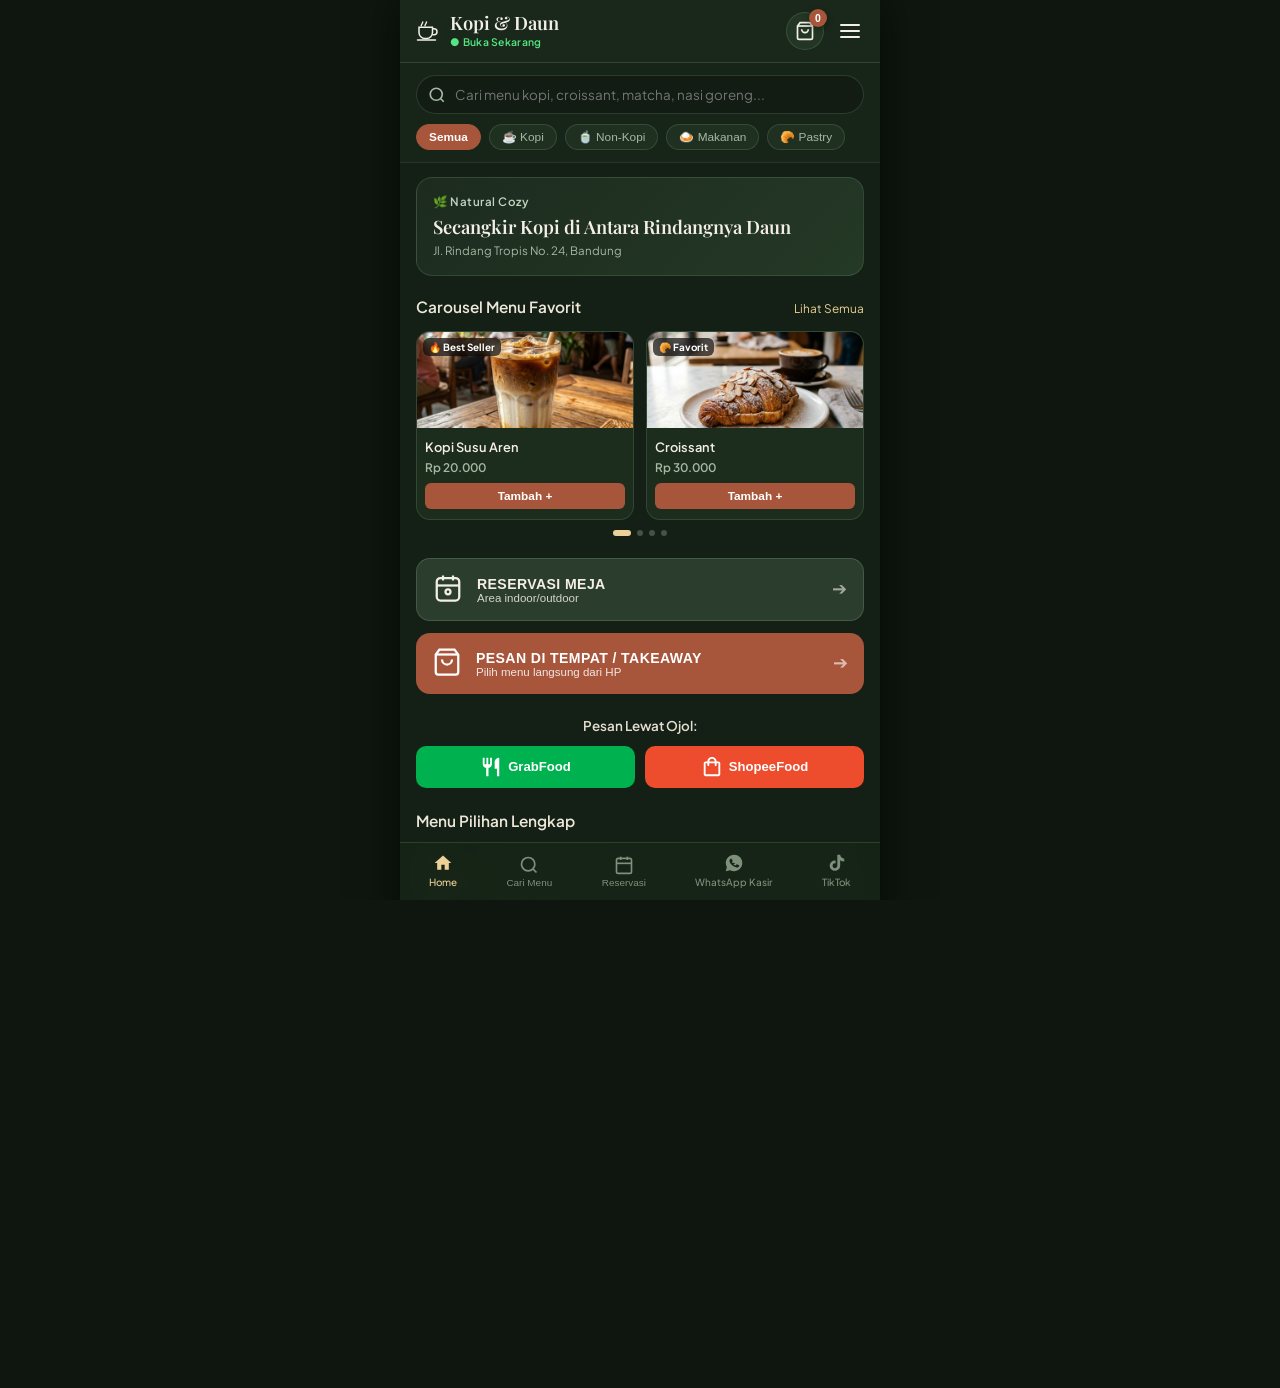
<file: mobile.html>
<!DOCTYPE html>
<html lang="id">
<head>
  <meta charset="UTF-8">
  <meta name="viewport" content="width=device-width, initial-scale=1.0, maximum-scale=1.0, user-scalable=no">
  <meta name="description" content="Kopi & Daun Mobile — Pesan kopi, makanan, dan reservasi meja langsung dari HP Anda. Cepat, praktis, dan terhubung ke WhatsApp.">
  <meta name="theme-color" content="#141f15">
  <title>Kopi & Daun — Mobile Order & Search</title>
  <link rel="stylesheet" href="css/mobile.css">
  <link rel="icon" href="data:image/svg+xml,<svg xmlns='http://www.w3.org/2000/svg' viewBox='0 0 100 100'><text y='.9em' font-size='90'>🌿</text></svg>">
</head>
<body>

  <!-- ═══════════ TOAST NOTIFICATION ═══════════ -->
  <div class="toast-container" id="toast-container"></div>

  <!-- ═══════════ MOBILE APP WRAPPER ═══════════ -->
  <div class="app-mobile-container">

    <!-- Top App Header -->
    <header class="app-header">
      <div class="app-brand">
        <svg class="brand-cup-icon" viewBox="0 0 32 32" fill="none" stroke="currentColor">
          <path d="M4 11h18v7a8 8 0 0 1-8 8H12a8 8 0 0 1-8-8v-7z" stroke-width="2" stroke-linecap="round"/>
          <path d="M22 13h2a4 4 0 0 1 4 4v0a4 4 0 0 1-4 4h-2" stroke-width="2"/>
          <path d="M2 28h24" stroke-width="2" stroke-linecap="round"/>
          <path d="M9 4c0 2-2 3-2 5M14 4c0 2-2 3-2 5" stroke-width="1.8" stroke-linecap="round"/>
        </svg>
        <div class="brand-text-wrap">
          <h1 class="brand-title">Kopi & Daun</h1>
          <span class="brand-badge-live">● Buka Sekarang</span>
        </div>
      </div>

      <div class="app-header-right">
        <!-- Cart Badge Icon -->
        <button type="button" class="btn-cart-bubble" id="btn-open-cart" aria-label="Keranjang Pesanan">
          <svg viewBox="0 0 24 24" width="20" height="20" fill="none" stroke="currentColor" stroke-width="2">
            <path d="M6 2L3 6v14a2 2 0 0 0 2 2h14a2 2 0 0 0 2-2V6l-3-4z"/>
            <line x1="3" y1="6" x2="21" y2="6"/>
            <path d="M16 10a4 4 0 0 1-8 0"/>
          </svg>
          <span class="cart-count" id="cart-counter">0</span>
        </button>

        <!-- Menu Drawer Button -->
        <button type="button" class="btn-hamburger" id="btn-toggle-menu" aria-label="Menu Navigasi">
          <span></span>
          <span></span>
          <span></span>
        </button>
      </div>
    </header>

    <!-- ═══════════ SEARCH BAR KHUSUS HP (LIVE SEARCH) ═══════════ -->
    <div class="mobile-search-section">
      <div class="search-input-wrapper">
        <svg class="search-icon" viewBox="0 0 24 24" width="18" height="18" fill="none" stroke="currentColor" stroke-width="2.2">
          <circle cx="11" cy="11" r="8"/>
          <line x1="21" y1="21" x2="16.65" y2="16.65"/>
        </svg>
        <input 
          type="search" 
          id="mobile-search-input" 
          placeholder="Cari menu kopi, croissant, matcha, nasi goreng..." 
          autocomplete="off"
        >
        <button type="button" class="btn-clear-search" id="btn-clear-search" aria-label="Hapus pencarian">&times;</button>
      </div>

      <!-- Quick Search Chips / Tags -->
      <div class="quick-tags-scroll">
        <button type="button" class="tag-chip active" data-tag="all">Semua</button>
        <button type="button" class="tag-chip" data-tag="kopi">☕ Kopi</button>
        <button type="button" class="tag-chip" data-tag="non-kopi">🍵 Non-Kopi</button>
        <button type="button" class="tag-chip" data-tag="makanan">🍛 Makanan</button>
        <button type="button" class="tag-chip" data-tag="pastry">🥐 Pastry</button>
      </div>
    </div>

    <!-- ═══════════ LIVE SEARCH RESULTS (Muncul saat mengetik) ═══════════ -->
    <div class="search-results-overlay" id="search-results-overlay">
      <div class="results-header">
        <span class="results-count" id="results-count">Hasil Pencarian</span>
        <button type="button" class="btn-close-results" id="btn-close-results">Tutup</button>
      </div>
      <div class="results-list" id="results-list">
        <!-- Items will be injected via JS -->
      </div>
    </div>

    <!-- ═══════════ MAIN CONTENT BODY ═══════════ -->
    <main class="app-scroll-body" id="app-body">

      <!-- Section: Banner Suasana Kafe Rindang -->
      <div class="mini-hero-banner">
        <div class="banner-text">
          <span class="banner-tag">🌿 Natural Cozy</span>
          <h2>Secangkir Kopi di Antara Rindangnya Daun</h2>
          <p>Jl. Rindang Tropis No. 24, Bandung</p>
        </div>
      </div>

      <!-- Section: Carousel Menu Favorit (Persis Seperti Mockup) -->
      <section class="app-section">
        <div class="section-head-row">
          <h2 class="section-title">Carousel Menu Favorit</h2>
          <span class="section-sub-link" onclick="window.filterByTag('all')">Lihat Semua</span>
        </div>

        <div class="carousel-box" id="carousel-box">
          <div class="carousel-track" id="carousel-track">

            <!-- Card 1: Kopi Susu Aren -->
            <div class="fav-item-card" data-title="Kopi Susu Aren" data-price="20000" data-cat="kopi">
              <div class="fav-media">
                <img src="assets/images/menu/kopi-susu-gula-aren.jpg" alt="Kopi Susu Aren" loading="eager">
                <span class="mini-badge">🔥 Best Seller</span>
              </div>
              <div class="fav-details">
                <h3 class="fav-title">Kopi Susu Aren</h3>
                <span class="fav-price">Rp 20.000</span>
                <button type="button" class="btn-add-item" onclick="window.addMobileCart('Kopi Susu Aren', 20000)">Tambah +</button>
              </div>
            </div>

            <!-- Card 2: Croissant -->
            <div class="fav-item-card" data-title="Croissant Almond" data-price="30000" data-cat="pastry">
              <div class="fav-media">
                <img src="assets/images/menu/croissant-almond.jpg" alt="Croissant Almond" loading="eager">
                <span class="mini-badge">🥐 Favorit</span>
              </div>
              <div class="fav-details">
                <h3 class="fav-title">Croissant</h3>
                <span class="fav-price">Rp 30.000</span>
                <button type="button" class="btn-add-item" onclick="window.addMobileCart('Croissant Almond', 30000)">Tambah +</button>
              </div>
            </div>

            <!-- Card 3: Matcha Latte -->
            <div class="fav-item-card" data-title="Matcha Latte" data-price="25000" data-cat="non-kopi">
              <div class="fav-media">
                <img src="assets/images/menu/matcha-latte.jpg" alt="Matcha Latte" loading="eager">
                <span class="mini-badge">🍃 Organik</span>
              </div>
              <div class="fav-details">
                <h3 class="fav-title">Matcha Latte</h3>
                <span class="fav-price">Rp 25.000</span>
                <button type="button" class="btn-add-item" onclick="window.addMobileCart('Matcha Latte', 25000)">Tambah +</button>
              </div>
            </div>

            <!-- Card 4: Tiramisu Classic -->
            <div class="fav-item-card" data-title="Tiramisu Classic" data-price="35000" data-cat="pastry">
              <div class="fav-media">
                <img src="assets/images/menu/tiramisu.jpg" alt="Tiramisu Cake" loading="lazy">
                <span class="mini-badge">✨ Signature</span>
              </div>
              <div class="fav-details">
                <h3 class="fav-title">Tiramisu Cake</h3>
                <span class="fav-price">Rp 35.000</span>
                <button type="button" class="btn-add-item" onclick="window.addMobileCart('Tiramisu Classic', 35000)">Tambah +</button>
              </div>
            </div>

          </div>

          <!-- Carousel Dots -->
          <div class="carousel-dots-row" id="carousel-dots">
            <span class="c-dot active" data-slide="0"></span>
            <span class="c-dot" data-slide="1"></span>
            <span class="c-dot" data-slide="2"></span>
            <span class="c-dot" data-slide="3"></span>
          </div>
        </div>
      </section>

      <!-- Section: 2 Big Action Banner Cards (Persis Mockup) -->
      <section class="app-section action-cards-container">
        <!-- 1. Reservasi Meja -->
        <button type="button" class="banner-action-card banner-green" id="btn-trigger-reserve">
          <div class="b-icon-wrap">
            <svg viewBox="0 0 24 24" width="30" height="30" fill="none" stroke="currentColor" stroke-width="1.8">
              <rect x="3" y="4" width="18" height="18" rx="3" ry="3"/>
              <line x1="16" y1="2" x2="16" y2="6"/>
              <line x1="8" y1="2" x2="8" y2="6"/>
              <line x1="3" y1="10" x2="21" y2="10"/>
              <circle cx="12" cy="15" r="2"/>
            </svg>
          </div>
          <div class="b-text-wrap">
            <h3 class="b-heading">RESERVASI MEJA</h3>
            <p class="b-sub">Area indoor/outdoor</p>
          </div>
          <div class="b-arrow">➔</div>
        </button>

        <!-- 2. Pesan Di Tempat / Takeaway -->
        <button type="button" class="banner-action-card banner-terracotta" id="btn-trigger-order">
          <div class="b-icon-wrap">
            <svg viewBox="0 0 24 24" width="30" height="30" fill="none" stroke="currentColor" stroke-width="1.8">
              <path d="M6 2L3 6v14a2 2 0 0 0 2 2h14a2 2 0 0 0 2-2V6l-3-4z"/>
              <line x1="3" y1="6" x2="21" y2="6"/>
              <path d="M16 10a4 4 0 0 1-8 0"/>
            </svg>
          </div>
          <div class="b-text-wrap">
            <h3 class="b-heading">PESAN DI TEMPAT / TAKEAWAY</h3>
            <p class="b-sub">Pilih menu langsung dari HP</p>
          </div>
          <div class="b-arrow">➔</div>
        </button>
      </section>

      <!-- Section: Pesan Lewat Ojol (Persis Mockup) -->
      <section class="app-section ojol-block">
        <h3 class="ojol-headline">Pesan Lewat Ojol:</h3>
        <div class="ojol-btn-grid">
          <button type="button" class="btn-ojol-delivery grab-btn" onclick="window.openOjolDelivery('GrabFood')">
            <svg viewBox="0 0 24 24" width="22" height="22" fill="white">
              <path d="M11 9H9V2H7v7H5V2H3v7c0 2.12 1.66 3.84 3.75 3.97V22h2.5v-9.03C11.34 12.84 13 11.12 13 9V2h-2v7zm5-3v8h2.5v8H21V2c-2.76 0-5 2.24-5 4z"/>
            </svg>
            <span>GrabFood</span>
          </button>

          <button type="button" class="btn-ojol-delivery shopee-btn" onclick="window.openOjolDelivery('ShopeeFood')">
            <svg viewBox="0 0 24 24" width="22" height="22" fill="white">
              <path d="M19 6h-2c0-2.76-2.24-5-5-5S7 3.24 7 6H5c-1.1 0-2 .9-2 2v12c0 1.1.9 2 2 2h14c1.1 0 2-.9 2-2V8c0-1.1-.9-2-2-2zm-7-3c1.66 0 3 1.34 3 3H9c0-1.66 1.34-3 3-3zm7 17H5V8h2v2c0 .55.45 1 1 1s1-.45 1-1V8h6v2c0 .55.45 1 1 1s1-.45 1-1V8h2v12z"/>
            </svg>
            <span>ShopeeFood</span>
          </button>
        </div>
      </section>

      <!-- Section: Katalog Rekomendasi Menu Lengkap -->
      <section class="app-section">
        <div class="section-head-row">
          <h2 class="section-title">Menu Pilihan Lengkap</h2>
        </div>

        <div class="mobile-menu-vertical-list" id="vertical-menu-list">
          <!-- Item 1 -->
          <div class="menu-list-card">
            <img src="assets/images/menu/cappuccino.jpg" alt="Classic Cappuccino" class="item-thumb">
            <div class="item-meta">
              <h4>Classic Cappuccino</h4>
              <p class="meta-desc">Double espresso, steamed milk lembut, latte art.</p>
              <span class="meta-price">Rp 28.000</span>
            </div>
            <button type="button" class="btn-mini-add" onclick="window.addMobileCart('Classic Cappuccino', 28000)">+ Tambah</button>
          </div>

          <!-- Item 2 -->
          <div class="menu-list-card">
            <img src="assets/images/menu/chicken-katsu.jpg" alt="Chicken Katsu" class="item-thumb">
            <div class="item-meta">
              <h4>Chicken Katsu Donburi</h4>
              <p class="meta-desc">Ayam katsu renyah saus gurih dan telur.</p>
              <span class="meta-price">Rp 42.000</span>
            </div>
            <button type="button" class="btn-mini-add" onclick="window.addMobileCart('Chicken Katsu Donburi', 42000)">+ Tambah</button>
          </div>

          <!-- Item 3 -->
          <div class="menu-list-card">
            <img src="assets/images/menu/nasi-goreng.jpg" alt="Nasi Goreng" class="item-thumb">
            <div class="item-meta">
              <h4>Nasi Goreng Kopi & Daun</h4>
              <p class="meta-desc">Aroma rempah khas, sate ayam & telur mata sapi.</p>
              <span class="meta-price">Rp 38.000</span>
            </div>
            <button type="button" class="btn-mini-add" onclick="window.addMobileCart('Nasi Goreng Kopi & Daun', 38000)">+ Tambah</button>
          </div>

          <!-- Item 4 -->
          <div class="menu-list-card">
            <img src="assets/images/menu/thai-tea.jpg" alt="Thai Tea" class="item-thumb">
            <div class="item-meta">
              <h4>Authentic Thai Tea</h4>
              <p class="meta-desc">Teh merah pekat harum dengan susu evaporasi manis.</p>
              <span class="meta-price">Rp 22.000</span>
            </div>
            <button type="button" class="btn-mini-add" onclick="window.addMobileCart('Authentic Thai Tea', 22000)">+ Tambah</button>
          </div>
        </div>
      </section>

      <!-- App Info Footer -->
      <footer class="app-mini-footer">
        <p>☕ <strong>Kopi & Daun</strong> • Buka Tiap Hari 08:00 - 23:00</p>
        <p class="loc-text">Jl. Rindang Tropis No. 24, Bandung</p>
        <a href="index.html" class="link-desktop-mode">Buka Tampilan Website Desktop ↗</a>
      </footer>

    </main>

    <!-- ═══════════ FIXED MOBILE BOTTOM NAVIGATION ═══════════ -->
    <nav class="mobile-sticky-nav">
      <a href="mobile.html" class="nav-item active">
        <svg viewBox="0 0 24 24" width="20" height="20" fill="currentColor">
          <path d="M10 20v-6h4v6h5v-8h3L12 3 2 12h3v8z"/>
        </svg>
        <span>Home</span>
      </a>

      <button type="button" class="nav-item" id="nav-btn-search">
        <svg viewBox="0 0 24 24" width="20" height="20" fill="none" stroke="currentColor" stroke-width="2">
          <circle cx="11" cy="11" r="8"/>
          <line x1="21" y1="21" x2="16.65" y2="16.65"/>
        </svg>
        <span>Cari Menu</span>
      </button>

      <button type="button" class="nav-item" id="nav-btn-reserve">
        <svg viewBox="0 0 24 24" width="20" height="20" fill="none" stroke="currentColor" stroke-width="2">
          <rect x="3" y="4" width="18" height="18" rx="2" ry="2"/>
          <line x1="16" y1="2" x2="16" y2="6"/>
          <line x1="8" y1="2" x2="8" y2="6"/>
          <line x1="3" y1="10" x2="21" y2="10"/>
        </svg>
        <span>Reservasi</span>
      </button>

      <a href="https://wa.me/6281234567890?text=Halo%20Kopi%20%26%20Daun%2C%20saya%20ingin%20bertanya%20pesanan" target="_blank" rel="noopener" class="nav-item">
        <svg viewBox="0 0 24 24" width="20" height="20" fill="currentColor">
          <path d="M12.04 2c-5.46 0-9.91 4.45-9.91 9.91 0 1.75.46 3.45 1.32 4.95L2.05 22l5.25-1.38c1.45.79 3.08 1.21 4.74 1.21 5.46 0 9.91-4.45 9.91-9.91 0-2.65-1.03-5.14-2.9-7.01A9.816 9.816 0 0 0 12.04 2zm5.78 14.07c-.24.68-1.39 1.3-1.93 1.37-.51.07-1.17.1-3.37-.81-2.82-1.16-4.63-4.04-4.77-4.23-.14-.19-1.15-1.53-1.15-2.92 0-1.39.73-2.07 1-2.35.25-.26.54-.33.72-.33.18 0 .36 0 .52.01.17.01.39-.06.61.47.23.55.78 1.9.85 2.04.07.14.12.31.02.49-.1.19-.15.31-.3.48-.15.18-.31.39-.45.53-.15.15-.3.32-.13.62.17.3 7.76 1.26 1.63 2.03 1.11.98 2.06 1.29 2.35 1.44.29.15.46.13.63-.07.17-.2.73-.85.93-1.14.2-.29.4-.24.67-.14.27.1 1.73.82 2.03.97.3.15.5.22.57.34.07.13.07.72-.17 1.4z"/>
        </svg>
        <span>WhatsApp Kasir</span>
      </a>

      <a href="https://tiktok.com/@kopi.daun" target="_blank" rel="noopener" class="nav-item">
        <svg viewBox="0 0 24 24" width="20" height="20" fill="currentColor">
          <path d="M19.59 6.69a4.83 4.83 0 0 1-3.77-4.25V2h-3.45v13.67a2.89 2.89 0 0 1-2.88 2.5 2.89 2.89 0 0 1-2.89-2.89 2.89 2.89 0 0 1 2.89-2.89c.28 0 .54.04.79.1v-3.5a6.37 6.37 0 0 0-.79-.05A6.34 6.34 0 0 0 3.15 15a6.34 6.34 0 0 0 6.34 6.34 6.34 6.34 0 0 0 6.34-6.34V8.76a8.28 8.28 0 0 0 4.84 1.55V6.86a4.84 4.84 0 0 1-1.08-.17z"/>
        </svg>
        <span>TikTok</span>
      </a>
    </nav>

  </div>

  <!-- ═══════════ MODAL RESERVASI MEJA MOBILE ═══════════ -->
  <div class="mobile-drawer-modal" id="modal-reserve">
    <div class="drawer-panel">
      <div class="drawer-header">
        <div class="d-title">
          <span class="d-sub">Booking Meja</span>
          <h3>Reservasi Meja Kopi & Daun</h3>
        </div>
        <button type="button" class="btn-close-drawer" id="btn-close-reserve">&times;</button>
      </div>
      <form class="drawer-form" id="form-mobile-reserve">
        <div class="f-field">
          <label for="m-name">Nama Pemesan *</label>
          <input type="text" id="m-name" required placeholder="Contoh: Sarah">
        </div>
        <div class="f-field">
          <label for="m-phone">Nomor WhatsApp *</label>
          <input type="tel" id="m-phone" required placeholder="081234567890">
        </div>
        <div class="f-field-row">
          <div class="f-field">
            <label for="m-guests">Jumlah Tamu</label>
            <select id="m-guests">
              <option value="1-2 Orang">1-2 Orang</option>
              <option value="3-4 Orang" selected>3-4 Orang</option>
              <option value="5-8 Orang">5-8 Orang</option>
              <option value="9+ Orang">8+ Orang</option>
            </select>
          </div>
          <div class="f-field">
            <label for="m-date">Tanggal</label>
            <input type="date" id="m-date" required>
          </div>
        </div>
        <div class="f-field-row">
          <div class="f-field">
            <label for="m-time">Jam</label>
            <select id="m-time">
              <option value="10:00">10:00 WIB</option>
              <option value="13:00">13:00 WIB</option>
              <option value="16:00" selected>16:00 WIB</option>
              <option value="19:00">19:00 WIB</option>
              <option value="20:30">20:30 WIB</option>
            </select>
          </div>
          <div class="f-field">
            <label for="m-area">Area</label>
            <select id="m-area">
              <option value="Indoor AC">Indoor AC</option>
              <option value="Outdoor Garden" selected>Outdoor Garden</option>
              <option value="VIP Mezzanine">VIP Mezzanine</option>
            </select>
          </div>
        </div>
        <div class="f-field">
          <label for="m-notes">Catatan Khusus (Opsional)</label>
          <input type="text" id="m-notes" placeholder="Dekat colokan, ulang tahun, dll.">
        </div>
        <button type="submit" class="btn-drawer-wa">
          <span>📅 Konfirmasi Reservasi via WhatsApp</span>
        </button>
      </form>
    </div>
  </div>

  <!-- ═══════════ MODAL KERANJANG PESANAN MOBILE ═══════════ -->
  <div class="mobile-drawer-modal" id="modal-cart">
    <div class="drawer-panel">
      <div class="drawer-header">
        <div class="d-title">
          <span class="d-sub">Kasir Mobile</span>
          <h3>Pesanan Anda</h3>
        </div>
        <button type="button" class="btn-close-drawer" id="btn-close-cart">&times;</button>
      </div>
      <div class="drawer-cart-body">
        <!-- Pilihan Dine-In / Takeaway -->
        <div class="mobile-type-toggle">
          <label class="toggle-opt">
            <input type="radio" name="mobile-order-type" value="Dine-in" checked>
            <span>🍽️ Makan di Meja</span>
          </label>
          <label class="toggle-opt">
            <input type="radio" name="mobile-order-type" value="Takeaway">
            <span>🛍️ Bawa Pulang</span>
          </label>
        </div>

        <div class="f-field" id="mobile-table-field">
          <label for="m-table-num">Nomor Meja Anda:</label>
          <input type="text" id="m-table-num" placeholder="Contoh: Meja 04 / Outdoor 02">
        </div>

        <!-- Daftar Item -->
        <div class="cart-items-box" id="mobile-cart-items">
          <!-- Injected via JS -->
        </div>

        <!-- Total -->
        <div class="cart-sum-bar">
          <span>Total Pembayaran:</span>
          <strong id="mobile-grand-total">Rp 0</strong>
        </div>

        <!-- Info Pembeli -->
        <div class="f-field">
          <label for="m-buyer-name">Nama Pemesan *</label>
          <input type="text" id="m-buyer-name" placeholder="Nama Anda" required>
        </div>
        <div class="f-field">
          <label for="m-buyer-phone">No. WhatsApp *</label>
          <input type="tel" id="m-buyer-phone" placeholder="081234567890" required>
        </div>

        <button type="button" class="btn-drawer-wa" id="btn-checkout-mobile-wa">
          <svg viewBox="0 0 24 24" width="20" height="20" fill="currentColor">
            <path d="M12.04 2c-5.46 0-9.91 4.45-9.91 9.91 0 1.75.46 3.45 1.32 4.95L2.05 22l5.25-1.38c1.45.79 3.08 1.21 4.74 1.21 5.46 0 9.91-4.45 9.91-9.91 0-2.65-1.03-5.14-2.9-7.01A9.816 9.816 0 0 0 12.04 2zm5.78 14.07c-.24.68-1.39 1.3-1.93 1.37-.51.07-1.17.1-3.37-.81-2.82-1.16-4.63-4.04-4.77-4.23-.14-.19-1.15-1.53-1.15-2.92 0-1.39.73-2.07 1-2.35.25-.26.54-.33.72-.33.18 0 .36 0 .52.01.17.01.39-.06.61.47.23.55.78 1.9.85 2.04.07.14.12.31.02.49-.1.19-.15.31-.3.48-.15.18-.31.39-.45.53-.15.15-.3.32-.13.62.17.3 7.76 1.26 1.63 2.03 1.11.98 2.06 1.29 2.35 1.44.29.15.46.13.63-.07.17-.2.73-.85.93-1.14.2-.29.4-.24.67-.14.27.1 1.73.82 2.03.97.3.15.5.22.57.34.07.13.07.72-.17 1.4z"/>
          </svg>
          <span>Kirim Pesanan ke WhatsApp Kasir</span>
        </button>
      </div>
    </div>
  </div>

  <script src="js/mobile.js"></script>
</body>
</html>
</file>
<file: css/style.css>
/* ====================================================
   KOPI & DAUN — BOTANICAL COFFEE & EATERY
   Premium UI/UX Design System (Exact Reference Match)
   ==================================================== */

@import url('https://fonts.googleapis.com/css2?family=Playfair+Display:ital,wght@0,400;0,600;0,700;1,400;1,600&family=Plus+Jakarta+Sans:wght@300;400;500;600;700&display=swap');

:root {
  /* Exact Color Tokens from Mockup */
  --c-dark-forest: #141f15;
  --c-dark-moss: #1c291d;
  --c-moss-card: #233424;
  --c-moss-border: rgba(144, 184, 148, 0.22);
  --c-moss-highlight: #344c36;
  
  --c-terracotta: #a8563b;
  --c-terracotta-hover: #bd6244;
  --c-terracotta-dark: #8c422a;

  --c-text-cream: #f4efe6;
  --c-text-sub: #a8baa6;
  --c-text-muted: #829480;

  --c-grabfood: #00b14f;
  --c-shopeefood: #ee4d2d;
  --c-whatsapp: #25d366;

  --font-serif: 'Playfair Display', Georgia, serif;
  --font-sans: 'Plus Jakarta Sans', -apple-system, BlinkMacSystemFont, sans-serif;

  --radius-sm: 8px;
  --radius-md: 14px;
  --radius-lg: 20px;
  --radius-xl: 32px;
  --radius-pill: 9999px;

  --shadow-mockup: 0 25px 60px -15px rgba(0, 0, 0, 0.7), 0 0 40px rgba(20, 31, 21, 0.5);
  --shadow-glow: 0 8px 30px rgba(168, 86, 59, 0.35);
  --shadow-card: 0 10px 25px rgba(0, 0, 0, 0.4);
}

/* ── Global Reset ── */
*, *::before, *::after {
  box-sizing: border-box;
  margin: 0;
  padding: 0;
}

html {
  scroll-behavior: smooth;
  font-size: 16px;
  background-color: var(--c-dark-forest);
  color: var(--c-text-cream);
  font-family: var(--font-sans);
}

body {
  min-height: 100vh;
  background-color: #121a13;
  color: var(--c-text-cream);
  overflow-x: hidden;
  line-height: 1.5;
}

/* ══════════════════════════════════════════════════════
   VIEW SWITCHER SIDEBAR (PENGALIH TAMPILAN SIDEBAR)
   ══════════════════════════════════════════════════════ */
.view-switcher-sidebar {
  position: fixed;
  top: 120px;
  left: 0;
  z-index: 9999;
  transform: translateX(-100%);
  transition: transform 0.35s cubic-bezier(0.2, 0.8, 0.2, 1);
}

.view-switcher-sidebar.open {
  transform: translateX(0);
}

/* Tombol Toggle Handle yang menonjol di tepi layar */
.sidebar-toggle-btn {
  position: absolute;
  top: 14px;
  left: 100%;
  background: rgba(22, 34, 23, 0.96);
  backdrop-filter: blur(12px);
  -webkit-backdrop-filter: blur(12px);
  border: 1px solid var(--c-moss-border);
  border-left: none;
  border-radius: 0 14px 14px 0;
  color: #ebd197;
  padding: 10px 14px;
  cursor: pointer;
  display: flex;
  align-items: center;
  gap: 7px;
  box-shadow: 6px 8px 24px rgba(0, 0, 0, 0.55);
  font-family: var(--font-sans);
  font-size: 0.82rem;
  font-weight: 700;
  letter-spacing: 0.4px;
  transition: all 0.25s ease;
}

.sidebar-toggle-btn:hover {
  background: #253926;
  color: #ffffff;
  padding-right: 18px;
}

.toggle-icon-gear {
  animation: slowSpin 14s linear infinite;
}

@keyframes slowSpin {
  from { transform: rotate(0deg); }
  to { transform: rotate(360deg); }
}

/* Panel Konten Sidebar */
.sidebar-panel-content {
  width: 250px;
  background: rgba(18, 28, 19, 0.96);
  backdrop-filter: blur(18px);
  -webkit-backdrop-filter: blur(18px);
  border: 1px solid var(--c-moss-border);
  border-left: none;
  border-radius: 0 20px 20px 0;
  box-shadow: 0 14px 40px rgba(0, 0, 0, 0.65);
  padding: 18px 14px;
  display: flex;
  flex-direction: column;
  gap: 12px;
}

.sidebar-header {
  display: flex;
  align-items: center;
  justify-content: space-between;
  padding-bottom: 10px;
  border-bottom: 1px solid rgba(144, 184, 148, 0.15);
}

.sidebar-title {
  font-size: 0.82rem;
  font-weight: 700;
  color: #e2c17d;
  text-transform: uppercase;
  letter-spacing: 0.6px;
}

.btn-close-sidebar {
  background: none;
  border: none;
  color: var(--c-text-sub);
  font-size: 1.4rem;
  cursor: pointer;
  line-height: 1;
  padding: 2px 6px;
  border-radius: 4px;
  transition: color 0.2s ease;
}

.btn-close-sidebar:hover {
  color: #ffffff;
}

.sidebar-buttons-list {
  display: flex;
  flex-direction: column;
  gap: 8px;
}

.side-switch-btn {
  display: flex;
  align-items: center;
  gap: 11px;
  padding: 10px 12px;
  border-radius: 12px;
  background: #142015;
  border: 1px solid var(--c-moss-border);
  color: var(--c-text-sub);
  cursor: pointer;
  text-decoration: none;
  text-align: left;
  font-family: var(--font-sans);
  transition: all 0.22s ease;
  width: 100%;
}

.side-switch-btn svg {
  flex-shrink: 0;
  stroke: currentColor;
}

.side-btn-info {
  display: flex;
  flex-direction: column;
}

.side-btn-info strong {
  font-size: 0.82rem;
  font-weight: 600;
  color: #f7f3ea;
  line-height: 1.2;
}

.side-btn-info span {
  font-size: 0.68rem;
  color: var(--c-text-sub);
  margin-top: 2px;
  line-height: 1.2;
}

.side-switch-btn:hover {
  background: #203121;
  color: var(--c-text-cream);
  border-color: rgba(144, 184, 148, 0.35);
  transform: translateX(3px);
}

.side-switch-btn.active {
  background: var(--c-terracotta);
  border-color: var(--c-terracotta);
  color: #ffffff;
  box-shadow: 0 4px 14px rgba(168, 86, 59, 0.45);
}

.side-switch-btn.active .side-btn-info strong,
.side-switch-btn.active .side-btn-info span {
  color: #ffffff;
}

.side-switch-btn.link-mobile-page {
  background: rgba(235, 209, 151, 0.08);
  border-color: rgba(235, 209, 151, 0.35);
}

.side-switch-btn.link-mobile-page strong {
  color: #ebd197;
}

/* ══════════════════════════════════════════════════════
   MOCKUP PRESENTATION STAGE (PERSIS SCREENSHOT)
   ══════════════════════════════════════════════════════ */
.mockup-presentation-stage {
  position: relative;
  min-height: 100vh;
  width: 100%;
  padding: 40px 35px 40px;
  display: flex;
  justify-content: center;
  align-items: center;
  background-image: url('../assets/images/mockup-bg.jpg');
  background-size: cover;
  background-position: center center;
  background-attachment: fixed;
  overflow: hidden;
}

.stage-bg-overlay {
  position: absolute;
  inset: 0;
  background: radial-gradient(circle at center, rgba(14, 23, 15, 0.6) 0%, rgba(10, 15, 11, 0.88) 100%);
  pointer-events: none;
}

.mockup-dual-grid {
  position: relative;
  z-index: 10;
  display: grid;
  grid-template-columns: minmax(680px, 1.7fr) minmax(320px, 0.95fr);
  gap: 36px;
  max-width: 1420px;
  width: 100%;
  align-items: center;
  justify-content: center;
}

/* ══════════════════════════════════════════════════════
   FRAME 1: TAMPILAN DESKTOP (KIRI)
   ══════════════════════════════════════════════════════ */
.mockup-desktop-frame {
  width: 100%;
  border-radius: 24px;
  background: #172418;
  border: 1px solid rgba(132, 172, 136, 0.3);
  box-shadow: var(--shadow-mockup);
  overflow: hidden;
  transition: all 0.3s ease;
}

.desktop-inner-window {
  display: flex;
  flex-direction: column;
  width: 100%;
  background: #141f15;
}

/* Desktop Navbar */
.desktop-navbar {
  display: flex;
  align-items: center;
  justify-content: space-between;
  padding: 16px 28px;
  background: #19261a;
  border-bottom: 1px solid rgba(144, 184, 148, 0.12);
  z-index: 20;
}

.nav-brand {
  display: flex;
  align-items: center;
  gap: 10px;
}

.brand-coffee-icon {
  width: 24px;
  height: 24px;
  color: var(--c-text-cream);
}

.brand-title {
  font-family: var(--font-serif);
  font-size: 1.28rem;
  font-weight: 600;
  letter-spacing: 0.5px;
  color: var(--c-text-cream);
}

.desktop-nav-links {
  display: flex;
  align-items: center;
  gap: 24px;
}

.desktop-nav-links .nav-item {
  text-decoration: none;
  font-size: 0.88rem;
  font-weight: 500;
  color: var(--c-text-sub);
  transition: color 0.2s ease;
}

.desktop-nav-links .nav-item:hover,
.desktop-nav-links .nav-item.active {
  color: var(--c-text-cream);
}

.desktop-nav-actions {
  display: flex;
  align-items: center;
  gap: 16px;
}

.btn-action-terracotta {
  background: var(--c-terracotta);
  color: #ffffff;
  border: none;
  padding: 9px 20px;
  border-radius: var(--radius-pill);
  font-family: var(--font-sans);
  font-size: 0.86rem;
  font-weight: 600;
  cursor: pointer;
  transition: all 0.25s ease;
  box-shadow: 0 4px 15px rgba(168, 86, 59, 0.35);
}

.btn-action-terracotta:hover {
  background: var(--c-terracotta-hover);
  transform: translateY(-1px);
}

.social-mini-icons {
  display: flex;
  align-items: center;
  gap: 10px;
}

.social-icon-btn {
  display: flex;
  align-items: center;
  justify-content: center;
  color: var(--c-text-sub);
  transition: color 0.2s ease, transform 0.2s ease;
  text-decoration: none;
}

.social-icon-btn:hover {
  color: var(--c-text-cream);
  transform: scale(1.1);
}

/* Desktop Hero Viewport */
.desktop-hero-viewport {
  position: relative;
  width: 100%;
  height: 480px;
  display: flex;
  flex-direction: column;
  justify-content: center;
  padding: 40px 36px 85px;
  overflow: hidden;
}

.desktop-hero-bg-holder {
  position: absolute;
  inset: 0;
  z-index: 1;
}

.desktop-hero-img {
  width: 100%;
  height: 100%;
  object-fit: cover;
  object-position: center 35%;
  filter: brightness(0.85);
}

.desktop-hero-vignette {
  position: absolute;
  inset: 0;
  background: linear-gradient(
    90deg,
    rgba(17, 26, 18, 0.92) 0%,
    rgba(17, 26, 18, 0.72) 45%,
    rgba(17, 26, 18, 0.45) 80%,
    rgba(17, 26, 18, 0.7) 100%
  );
}

/* Hero Content Left */
.desktop-hero-text {
  position: relative;
  z-index: 5;
  max-width: 500px;
}

.tag-natural-cozy {
  display: inline-block;
  font-size: 0.95rem;
  font-weight: 500;
  color: #bfd4bf;
  letter-spacing: 0.5px;
  margin-bottom: 12px;
}

.hero-headline {
  font-family: var(--font-serif);
  font-size: 2.5rem;
  font-weight: 600;
  line-height: 1.18;
  color: #f7f3ea;
  margin-bottom: 24px;
  text-shadow: 0 2px 10px rgba(0, 0, 0, 0.6);
}

.hero-cta-group {
  display: flex;
  align-items: center;
  gap: 14px;
}

.btn-hero-solid {
  background: var(--c-terracotta);
  color: #ffffff;
  border: none;
  padding: 12px 24px;
  border-radius: var(--radius-pill);
  font-family: var(--font-sans);
  font-size: 0.92rem;
  font-weight: 600;
  cursor: pointer;
  transition: all 0.25s ease;
  box-shadow: 0 4px 18px rgba(168, 86, 59, 0.4);
}

.btn-hero-solid:hover {
  background: var(--c-terracotta-hover);
  transform: translateY(-2px);
}

.btn-hero-outline {
  background: rgba(18, 28, 19, 0.55);
  backdrop-filter: blur(8px);
  -webkit-backdrop-filter: blur(8px);
  color: #f5f0e6;
  border: 1px solid rgba(220, 235, 220, 0.4);
  padding: 12px 24px;
  border-radius: var(--radius-pill);
  font-family: var(--font-sans);
  font-size: 0.92rem;
  font-weight: 600;
  cursor: pointer;
  transition: all 0.25s ease;
}

.btn-hero-outline:hover {
  background: rgba(255, 255, 255, 0.12);
  border-color: #ffffff;
  transform: translateY(-2px);
}

/* Right Floating Box: Pemesanan Ojol */
.floating-ojol-box {
  position: absolute;
  top: 50%;
  right: 28px;
  transform: translateY(-50%);
  z-index: 10;
  width: 140px;
  background: rgba(20, 31, 21, 0.88);
  backdrop-filter: blur(12px);
  -webkit-backdrop-filter: blur(12px);
  border: 1px solid var(--c-moss-border);
  border-radius: 18px;
  padding: 14px 12px;
  box-shadow: var(--shadow-card);
  text-align: center;
}

.ojol-box-title {
  font-size: 0.82rem;
  font-weight: 600;
  color: #f4efe6;
  margin-bottom: 12px;
  line-height: 1.2;
}

.ojol-buttons-stack {
  display: flex;
  flex-direction: column;
  gap: 10px;
}

.btn-ojol {
  display: flex;
  flex-direction: column;
  align-items: center;
  justify-content: center;
  gap: 4px;
  padding: 10px 8px;
  border-radius: 12px;
  border: none;
  cursor: pointer;
  transition: transform 0.2s ease, filter 0.2s ease;
  width: 100%;
}

.btn-grabfood {
  background: var(--c-grabfood);
}

.btn-shopeefood {
  background: var(--c-shopeefood);
}

.btn-ojol:hover {
  transform: translateY(-2px);
  filter: brightness(1.1);
}

.ojol-btn-label {
  font-size: 0.76rem;
  font-weight: 700;
  color: #ffffff;
}

/* Bottom Floating Banner: Cek Feed Kami */
.floating-feed-banner {
  position: absolute;
  bottom: 16px;
  left: 36px;
  z-index: 10;
  display: flex;
  align-items: center;
  gap: 20px;
  background: rgba(22, 34, 23, 0.92);
  backdrop-filter: blur(12px);
  -webkit-backdrop-filter: blur(12px);
  border: 1px solid var(--c-moss-border);
  border-radius: 16px;
  padding: 10px 16px;
  box-shadow: var(--shadow-card);
}

.feed-info {
  line-height: 1.3;
}

.feed-title {
  font-size: 0.88rem;
  color: #e5dfd3;
}

.feed-title strong {
  color: #ebd197;
  font-weight: 700;
}

.feed-sub {
  font-size: 0.74rem;
  color: var(--c-text-sub);
}

.feed-thumbnails-row {
  display: flex;
  align-items: center;
  gap: 8px;
}

.feed-thumb-card {
  position: relative;
  width: 44px;
  height: 44px;
  border-radius: 8px;
  overflow: hidden;
  border: 1px solid rgba(255, 255, 255, 0.15);
  cursor: pointer;
  transition: transform 0.2s ease;
}

.feed-thumb-card:hover {
  transform: scale(1.08);
}

.feed-thumb-card img {
  width: 100%;
  height: 100%;
  object-fit: cover;
}

.platform-mini-badge {
  position: absolute;
  top: 3px;
  right: 3px;
  width: 14px;
  height: 14px;
  border-radius: 50%;
  display: flex;
  align-items: center;
  justify-content: center;
}

.tiktok-badge {
  background: #000000;
}

.ig-badge {
  background: #e1306c;
}

/* ══════════════════════════════════════════════════════
   FRAME 2: TAMPILAN MOBILE SMARTPHONE (KANAN)
   ══════════════════════════════════════════════════════ */
.mockup-mobile-frame {
  width: 100%;
  display: flex;
  justify-content: center;
}

.smartphone-device {
  width: 340px;
  height: 690px;
  background: #141f15;
  border-radius: 44px;
  border: 6px solid #2d3e2f;
  box-shadow: var(--shadow-mockup);
  display: flex;
  flex-direction: column;
  position: relative;
  overflow: hidden;
}

/* Smartphone Notch Bar */
.phone-notch-bar {
  width: 100%;
  height: 26px;
  background: #182619;
  display: flex;
  align-items: center;
  justify-content: center;
  gap: 10px;
  z-index: 30;
}

.notch-speaker {
  width: 44px;
  height: 4px;
  background: #2f4031;
  border-radius: 3px;
}

.notch-camera {
  width: 8px;
  height: 8px;
  background: #223023;
  border-radius: 50%;
}

/* Mobile Viewport */
.mobile-viewport {
  position: relative;
  flex: 1;
  display: flex;
  flex-direction: column;
  background: #152216;
  overflow: hidden;
}

/* Mobile App Header */
.mobile-app-header {
  display: flex;
  align-items: center;
  justify-content: space-between;
  padding: 12px 18px;
  background: #1a291b;
  border-bottom: 1px solid var(--c-moss-border);
  z-index: 20;
}

.mobile-brand {
  display: flex;
  align-items: center;
  gap: 8px;
}

.mobile-brand-title {
  font-family: var(--font-serif);
  font-size: 1.15rem;
  font-weight: 600;
  color: var(--c-text-cream);
}

.mobile-hamburger-btn {
  background: none;
  border: none;
  cursor: pointer;
  display: flex;
  flex-direction: column;
  gap: 4px;
  padding: 4px;
}

.mobile-hamburger-btn span {
  display: block;
  width: 20px;
  height: 2px;
  background: #eae3d5;
  border-radius: 2px;
}

/* Mobile Scroll Body */
.mobile-scroll-body {
  flex: 1;
  overflow-y: auto;
  padding: 16px 16px 70px; /* bottom padding for fixed mobile nav */
  scrollbar-width: thin;
  scrollbar-color: #2b3d2d transparent;
}

.mobile-scroll-body::-webkit-scrollbar {
  width: 4px;
}

.mobile-scroll-body::-webkit-scrollbar-thumb {
  background: #2b3d2d;
  border-radius: 4px;
}

/* Mobile Section: Carousel Menu Favorit */
.mobile-section-fav {
  margin-bottom: 20px;
}

.fav-title {
  font-size: 1rem;
  font-weight: 600;
  color: #ede7da;
  margin-bottom: 12px;
}

.carousel-container {
  position: relative;
  width: 100%;
  overflow: hidden;
}

.carousel-track {
  display: flex;
  gap: 12px;
  transition: transform 0.35s cubic-bezier(0.25, 1, 0.5, 1);
}

.fav-card {
  flex: 0 0 calc(50% - 6px);
  background: #1d2d1e;
  border: 1px solid var(--c-moss-border);
  border-radius: 14px;
  overflow: hidden;
  display: flex;
  flex-direction: column;
}

.fav-img-wrap {
  width: 100%;
  height: 90px;
  overflow: hidden;
}

.fav-img-wrap img {
  width: 100%;
  height: 100%;
  object-fit: cover;
}

.fav-info {
  padding: 10px 8px;
  display: flex;
  flex-direction: column;
  gap: 4px;
}

.fav-name {
  font-size: 0.8rem;
  font-weight: 600;
  color: #f7f3ea;
  white-space: nowrap;
  overflow: hidden;
  text-overflow: ellipsis;
}

.fav-price {
  font-size: 0.74rem;
  color: #bfd0be;
  font-weight: 500;
}

.btn-fav-add {
  margin-top: 4px;
  background: var(--c-terracotta);
  border: none;
  color: #ffffff;
  padding: 5px 8px;
  border-radius: 6px;
  font-size: 0.72rem;
  font-weight: 600;
  cursor: pointer;
  transition: background 0.2s ease;
  width: 100%;
  text-align: center;
}

.btn-fav-add:hover {
  background: var(--c-terracotta-hover);
}

/* Dots Indicator */
.carousel-indicators {
  display: flex;
  justify-content: center;
  align-items: center;
  gap: 6px;
  margin-top: 10px;
}

.carousel-indicators .dot {
  width: 6px;
  height: 6px;
  border-radius: 50%;
  background: rgba(255, 255, 255, 0.25);
  cursor: pointer;
  transition: all 0.25s ease;
}

.carousel-indicators .dot.active {
  width: 18px;
  border-radius: var(--radius-pill);
  background: #e2c17d;
}

/* Mobile Action Cards (2 Big Banners) */
.mobile-action-cards {
  display: flex;
  flex-direction: column;
  gap: 12px;
  margin-bottom: 22px;
}

.card-action-banner {
  display: flex;
  align-items: center;
  gap: 14px;
  padding: 14px 16px;
  border-radius: 14px;
  border: none;
  cursor: pointer;
  text-align: left;
  transition: transform 0.2s ease, filter 0.2s ease;
  width: 100%;
}

.card-action-banner:hover {
  transform: translateY(-2px);
  filter: brightness(1.08);
}

.banner-green {
  background: #2b3d2d;
  color: #f4efe6;
  border: 1px solid rgba(150, 190, 153, 0.2);
}

.banner-terracotta {
  background: var(--c-terracotta);
  color: #ffffff;
}

.banner-icon {
  flex-shrink: 0;
}

.banner-text {
  display: flex;
  flex-direction: column;
}

.banner-title {
  font-size: 0.88rem;
  font-weight: 700;
  letter-spacing: 0.4px;
}

.banner-desc {
  font-size: 0.72rem;
  opacity: 0.85;
}

/* Pesan Lewat Ojol Mobile */
.mobile-ojol-section {
  margin-bottom: 20px;
}

.mobile-ojol-title {
  font-size: 0.84rem;
  font-weight: 600;
  color: #e5ded2;
  margin-bottom: 10px;
  text-align: center;
}

.mobile-ojol-grid {
  display: grid;
  grid-template-columns: 1fr 1fr;
  gap: 10px;
}

.btn-ojol-mobile {
  display: flex;
  align-items: center;
  justify-content: center;
  gap: 6px;
  padding: 10px 8px;
  border-radius: 10px;
  border: none;
  font-size: 0.82rem;
  font-weight: 700;
  color: #ffffff;
  cursor: pointer;
  transition: transform 0.2s ease;
}

.btn-ojol-mobile.grab-btn {
  background: var(--c-grabfood);
}

.btn-ojol-mobile.shopee-btn {
  background: var(--c-shopeefood);
}

.btn-ojol-mobile:hover {
  transform: translateY(-1px);
}

.mobile-footer-note {
  text-align: center;
  font-size: 0.72rem;
  color: var(--c-text-sub);
  margin-top: 10px;
  line-height: 1.4;
}

.mobile-footer-note .sub {
  font-size: 0.68rem;
  color: var(--c-text-muted);
}

/* Mobile Fixed Bottom Nav */
.mobile-bottom-nav {
  position: absolute;
  bottom: 0;
  left: 0;
  right: 0;
  height: 56px;
  background: #182619;
  border-top: 1px solid var(--c-moss-border);
  display: flex;
  align-items: center;
  justify-content: space-around;
  padding: 0 4px;
  z-index: 25;
}

.b-nav-item {
  display: flex;
  flex-direction: column;
  align-items: center;
  gap: 2px;
  text-decoration: none;
  color: var(--c-text-muted);
  font-size: 0.62rem;
  font-weight: 500;
  transition: color 0.2s ease;
}

.b-nav-item svg {
  transition: transform 0.2s ease;
}

.b-nav-item:hover,
.b-nav-item.active {
  color: #ebd197;
}

.b-nav-item.active svg {
  transform: scale(1.1);
}

/* ══════════════════════════════════════════════════════
   FULL CONTENT WRAPPER (SECTIONS LENGKAP DI BAWAH)
   ══════════════════════════════════════════════════════ */
.full-content-wrapper {
  background: #141f15;
  color: var(--c-text-cream);
  padding: 40px 0 0;
}

.site-container {
  max-width: 1200px;
  margin: 0 auto;
  padding: 0 24px;
}

.section {
  padding: 70px 0;
  border-bottom: 1px solid rgba(144, 184, 148, 0.08);
}

.section-title-wrap {
  text-align: center;
  max-width: 680px;
  margin: 0 auto 40px;
}

.sub-badge {
  display: inline-block;
  font-size: 0.84rem;
  font-weight: 600;
  color: #dfbe7b;
  text-transform: uppercase;
  letter-spacing: 1.5px;
  margin-bottom: 8px;
}

.section-main-heading {
  font-family: var(--font-serif);
  font-size: 2.2rem;
  font-weight: 600;
  color: #f7f3eb;
  line-height: 1.25;
  margin-bottom: 8px;
}

.leaf-divider {
  font-size: 1.2rem;
  margin: 8px 0 14px;
}

.section-subtext {
  font-size: 0.94rem;
  color: var(--c-text-sub);
}

/* ── Menu Filter Tabs ── */
.menu-filter-bar {
  display: flex;
  flex-wrap: wrap;
  justify-content: center;
  gap: 10px;
  margin-bottom: 35px;
}

.menu-tab-btn {
  background: #1c2a1e;
  border: 1px solid var(--c-moss-border);
  color: var(--c-text-sub);
  padding: 9px 18px;
  border-radius: var(--radius-pill);
  font-family: var(--font-sans);
  font-size: 0.88rem;
  font-weight: 500;
  cursor: pointer;
  transition: all 0.25s ease;
}

.menu-tab-btn:hover {
  color: var(--c-text-cream);
  background: #243525;
}

.menu-tab-btn.active {
  background: var(--c-terracotta);
  border-color: var(--c-terracotta);
  color: #ffffff;
  font-weight: 600;
  box-shadow: 0 4px 15px rgba(168, 86, 59, 0.35);
}

/* Menu Grid */
.menu-cards-grid {
  display: grid;
  grid-template-columns: repeat(auto-fill, minmax(260px, 1fr));
  gap: 24px;
}

.menu-card {
  background: #1a281c;
  border: 1px solid var(--c-moss-border);
  border-radius: 18px;
  overflow: hidden;
  display: flex;
  flex-direction: column;
  transition: transform 0.25s ease, box-shadow 0.25s ease;
}

.menu-card:hover {
  transform: translateY(-4px);
  box-shadow: 0 12px 30px rgba(0, 0, 0, 0.4);
  border-color: rgba(144, 184, 148, 0.4);
}

.menu-card-media {
  position: relative;
  width: 100%;
  height: 180px;
  overflow: hidden;
}

.menu-card-media img {
  width: 100%;
  height: 100%;
  object-fit: cover;
  transition: transform 0.4s ease;
}

.menu-card:hover .menu-card-media img {
  transform: scale(1.06);
}

.badge-tag {
  position: absolute;
  top: 12px;
  left: 12px;
  padding: 4px 10px;
  border-radius: var(--radius-pill);
  font-size: 0.72rem;
  font-weight: 700;
  color: #ffffff;
  background: rgba(0, 0, 0, 0.7);
  backdrop-filter: blur(4px);
}

.tag-bestseller { background: #d35400; }
.tag-chef { background: #b05739; }
.tag-healthy { background: #27ae60; }
.tag-signature { background: #8e44ad; }

.menu-card-body {
  padding: 16px;
  display: flex;
  flex-direction: column;
  flex: 1;
}

.card-title-price {
  display: flex;
  justify-content: space-between;
  align-items: baseline;
  gap: 8px;
  margin-bottom: 8px;
}

.item-name {
  font-family: var(--font-serif);
  font-size: 1.12rem;
  font-weight: 600;
  color: #f7f3ea;
}

.item-price {
  font-size: 0.92rem;
  font-weight: 700;
  color: #ebd197;
}

.item-desc {
  font-size: 0.82rem;
  color: var(--c-text-sub);
  line-height: 1.45;
  margin-bottom: 16px;
  flex: 1;
}

.btn-card-add {
  background: #233425;
  color: #e5ded2;
  border: 1px solid var(--c-moss-border);
  padding: 8px 14px;
  border-radius: 8px;
  font-family: var(--font-sans);
  font-size: 0.82rem;
  font-weight: 600;
  cursor: pointer;
  transition: all 0.2s ease;
  width: 100%;
}

.btn-card-add:hover {
  background: var(--c-terracotta);
  color: #ffffff;
  border-color: var(--c-terracotta);
}

/* ── Story Section ── */
.story-grid {
  display: grid;
  grid-template-columns: 1fr 1fr;
  gap: 48px;
  align-items: center;
}

.story-image-wrap {
  position: relative;
  border-radius: 20px;
  overflow: hidden;
  border: 1px solid var(--c-moss-border);
}

.story-main-img {
  width: 100%;
  height: 420px;
  object-fit: cover;
  display: block;
}

/* Floating Rating Badge (Atas) */
.story-rating-badge {
  position: absolute;
  top: 18px;
  right: 18px;
  background: rgba(18, 28, 19, 0.92);
  backdrop-filter: blur(12px);
  -webkit-backdrop-filter: blur(12px);
  border: 1px solid rgba(235, 209, 151, 0.35);
  padding: 8px 14px;
  border-radius: 14px;
  display: flex;
  align-items: center;
  gap: 8px;
  box-shadow: 0 8px 24px rgba(0, 0, 0, 0.5);
  z-index: 5;
}

.stars-icon {
  color: #fbbf24;
  font-size: 0.85rem;
  letter-spacing: 1.5px;
}

.rating-text {
  color: #f7f3ea;
  font-size: 0.74rem;
  font-weight: 600;
}

/* Floating Stat Badge (Bawah) */
.story-floating-stat {
  position: absolute;
  bottom: 20px;
  left: 20px;
  background: rgba(18, 28, 19, 0.92);
  backdrop-filter: blur(12px);
  -webkit-backdrop-filter: blur(12px);
  border: 1px solid rgba(144, 184, 148, 0.35);
  padding: 12px 18px;
  border-radius: 16px;
  display: flex;
  align-items: center;
  gap: 12px;
  box-shadow: 0 10px 30px rgba(0, 0, 0, 0.55);
  z-index: 5;
}

.stat-icon-wrap {
  width: 40px;
  height: 40px;
  border-radius: 12px;
  background: rgba(52, 211, 153, 0.15);
  border: 1px solid rgba(52, 211, 153, 0.3);
  display: flex;
  align-items: center;
  justify-content: center;
  font-size: 1.2rem;
}

.stat-number {
  font-family: var(--font-serif);
  font-size: 1.8rem;
  font-weight: 700;
  color: #ebd197;
  line-height: 1;
}

.stat-label {
  font-size: 0.72rem;
  color: #b7c9b4;
  margin-top: 2px;
  display: block;
}

.story-content .section-main-heading {
  text-align: left;
}

/* Quote Callout Card */
.philosophy-quote-card {
  background: linear-gradient(135deg, rgba(35, 54, 37, 0.6) 0%, rgba(18, 28, 19, 0.88) 100%);
  border-left: 3px solid var(--c-terracotta);
  border-top: 1px solid var(--c-moss-border);
  border-right: 1px solid var(--c-moss-border);
  border-bottom: 1px solid var(--c-moss-border);
  border-radius: 14px;
  padding: 16px 20px;
  margin: 18px 0 20px;
  display: flex;
  gap: 14px;
  align-items: flex-start;
  box-shadow: 0 6px 20px rgba(0, 0, 0, 0.25);
}

.quote-mark {
  color: #ebd197;
  flex-shrink: 0;
  margin-top: 2px;
  opacity: 0.9;
}

.quote-text {
  font-family: var(--font-serif);
  font-style: italic;
  font-size: 0.96rem;
  line-height: 1.55;
  color: #f7f3eb;
}

.story-desc {
  font-size: 0.92rem;
  color: #cad8c7;
  line-height: 1.6;
  margin-bottom: 20px;
}

/* Interactive Feature Cards Grid */
.story-features-grid {
  display: grid;
  grid-template-columns: 1fr 1fr;
  gap: 12px;
  margin-bottom: 22px;
}

@media (max-width: 768px) {
  .story-features-grid {
    grid-template-columns: 1fr;
  }
}

.story-feat-card {
  background: linear-gradient(145deg, rgba(28, 43, 30, 0.8) 0%, rgba(18, 28, 19, 0.94) 100%);
  border: 1px solid rgba(144, 184, 148, 0.2);
  border-radius: 16px;
  padding: 14px 14px;
  display: flex;
  gap: 12px;
  align-items: flex-start;
  transition: all 0.28s ease;
  box-shadow: 0 4px 15px rgba(0, 0, 0, 0.25);
}

.story-feat-card:hover {
  transform: translateY(-4px);
  border-color: rgba(235, 209, 151, 0.45);
  box-shadow: 0 10px 25px rgba(0, 0, 0, 0.45), 0 0 20px rgba(85, 230, 131, 0.1);
}

.s-feat-icon {
  width: 44px;
  height: 44px;
  border-radius: 13px;
  display: flex;
  align-items: center;
  justify-content: center;
  flex-shrink: 0;
  box-shadow: 0 4px 12px rgba(0, 0, 0, 0.35);
  transition: transform 0.25s ease;
}

.story-feat-card:hover .s-feat-icon {
  transform: scale(1.1);
}

.icon-botanical {
  color: #34d399;
  background: linear-gradient(135deg, rgba(52, 211, 153, 0.2), rgba(18, 28, 19, 0.9));
  border: 1px solid rgba(52, 211, 153, 0.4);
}

.icon-roast {
  color: #ebd197;
  background: linear-gradient(135deg, rgba(235, 209, 151, 0.2), rgba(18, 28, 19, 0.9));
  border: 1px solid rgba(235, 209, 151, 0.4);
}

.icon-wfc {
  color: #fbbf24;
  background: linear-gradient(135deg, rgba(251, 191, 36, 0.2), rgba(18, 28, 19, 0.9));
  border: 1px solid rgba(251, 191, 36, 0.4);
}

.icon-barista {
  color: #f97316;
  background: linear-gradient(135deg, rgba(249, 115, 22, 0.2), rgba(18, 28, 19, 0.9));
  border: 1px solid rgba(249, 115, 22, 0.4);
}

.s-feat-body {
  flex: 1;
}

.s-feat-header {
  display: flex;
  justify-content: space-between;
  align-items: baseline;
  gap: 8px;
  margin-bottom: 4px;
}

.s-feat-header h4 {
  font-size: 0.86rem;
  font-weight: 700;
  color: #f7f3eb;
  line-height: 1.25;
}

.s-feat-tag {
  font-size: 0.62rem;
  font-weight: 700;
  color: #ebd197;
  background: rgba(235, 209, 151, 0.1);
  border: 1px solid rgba(235, 209, 151, 0.25);
  padding: 2px 7px;
  border-radius: 10px;
  text-transform: uppercase;
  letter-spacing: 0.2px;
  white-space: nowrap;
}

.s-feat-body p {
  font-size: 0.76rem;
  color: #b5c7b2;
  line-height: 1.45;
}

/* Bottom Trust Pills */
.story-trust-pills {
  display: flex;
  flex-wrap: wrap;
  gap: 8px;
}

.trust-pill {
  font-size: 0.74rem;
  font-weight: 600;
  color: #cfded0;
  background: rgba(30, 48, 32, 0.7);
  border: 1px solid rgba(144, 184, 148, 0.25);
  padding: 6px 14px;
  border-radius: var(--radius-pill);
  transition: all 0.2s ease;
}

.trust-pill:hover {
  background: #253d28;
  color: #ffffff;
  border-color: rgba(235, 209, 151, 0.4);
}

/* ── Facilities Grid (Luxury Botanical Redesign) ── */
.facilities-grid {
  display: grid;
  grid-template-columns: repeat(4, 1fr);
  gap: 22px;
}

@media (max-width: 1100px) {
  .facilities-grid {
    grid-template-columns: repeat(2, 1fr);
  }
}

@media (max-width: 600px) {
  .facilities-grid {
    grid-template-columns: 1fr;
  }
}

.fac-box {
  position: relative;
  background: linear-gradient(145deg, rgba(28, 43, 30, 0.85) 0%, rgba(18, 28, 19, 0.96) 100%);
  backdrop-filter: blur(14px);
  -webkit-backdrop-filter: blur(14px);
  border: 1px solid rgba(144, 184, 148, 0.22);
  border-radius: 20px;
  padding: 24px 20px;
  display: flex;
  flex-direction: column;
  justify-content: space-between;
  overflow: hidden;
  transition: all 0.32s cubic-bezier(0.2, 0.8, 0.2, 1);
  box-shadow: 0 10px 25px rgba(0, 0, 0, 0.35);
}

.fac-box:hover {
  transform: translateY(-8px);
  border-color: rgba(235, 209, 151, 0.5);
  box-shadow: 0 22px 45px -10px rgba(0, 0, 0, 0.7), 0 0 30px rgba(85, 230, 131, 0.12);
}

.fac-top-bar {
  display: flex;
  align-items: center;
  justify-content: space-between;
  margin-bottom: 18px;
}

.fac-icon-badge {
  width: 54px;
  height: 54px;
  border-radius: 16px;
  display: flex;
  align-items: center;
  justify-content: center;
  transition: all 0.3s ease;
  box-shadow: 0 8px 20px rgba(0, 0, 0, 0.45), inset 0 1px 2px rgba(255, 255, 255, 0.2);
}

.fac-box:hover .fac-icon-badge {
  transform: scale(1.1) rotate(2deg);
}

/* Icon Badges Specific Themes */
.icon-wifi {
  color: #4ade80;
  background: linear-gradient(135deg, rgba(74, 222, 128, 0.22), rgba(18, 28, 19, 0.9));
  border: 1px solid rgba(74, 222, 128, 0.4);
}

.icon-power {
  color: #fbbf24;
  background: linear-gradient(135deg, rgba(251, 191, 36, 0.22), rgba(18, 28, 19, 0.9));
  border: 1px solid rgba(251, 191, 36, 0.4);
}

.icon-garden {
  color: #34d399;
  background: linear-gradient(135deg, rgba(52, 211, 153, 0.22), rgba(18, 28, 19, 0.9));
  border: 1px solid rgba(52, 211, 153, 0.4);
}

.icon-musholla {
  color: #ebd197;
  background: linear-gradient(135deg, rgba(235, 209, 151, 0.25), rgba(18, 28, 19, 0.9));
  border: 1px solid rgba(235, 209, 151, 0.45);
}

.icon-ac {
  color: #38bdf8;
  background: linear-gradient(135deg, rgba(56, 189, 248, 0.22), rgba(18, 28, 19, 0.9));
  border: 1px solid rgba(56, 189, 248, 0.4);
}

.icon-parkir {
  color: #fb923c;
  background: linear-gradient(135deg, rgba(251, 146, 60, 0.22), rgba(18, 28, 19, 0.9));
  border: 1px solid rgba(251, 146, 60, 0.4);
}

.icon-zonasi {
  color: #2dd4bf;
  background: linear-gradient(135deg, rgba(45, 212, 191, 0.22), rgba(18, 28, 19, 0.9));
  border: 1px solid rgba(45, 212, 191, 0.4);
}

.icon-toilet {
  color: #c084fc;
  background: linear-gradient(135deg, rgba(192, 132, 252, 0.22), rgba(18, 28, 19, 0.9));
  border: 1px solid rgba(192, 132, 252, 0.4);
}

.fac-tag-chip {
  font-size: 0.68rem;
  font-weight: 700;
  color: #ebd197;
  background: rgba(235, 209, 151, 0.09);
  border: 1px solid rgba(235, 209, 151, 0.3);
  padding: 4px 10px;
  border-radius: 20px;
  letter-spacing: 0.3px;
  text-transform: uppercase;
}

.fac-content h3 {
  font-family: var(--font-serif);
  font-size: 1.15rem;
  font-weight: 600;
  color: #f7f3ea;
  margin-bottom: 8px;
  line-height: 1.3;
}

.fac-content p {
  font-size: 0.82rem;
  color: #b7c8b5;
  line-height: 1.5;
}

/* Corner ambient subtle glow */
.fac-accent-glow {
  position: absolute;
  top: 0;
  right: 0;
  width: 90px;
  height: 90px;
  background: radial-gradient(circle at top right, rgba(235, 209, 151, 0.12), transparent 70%);
  pointer-events: none;
  transition: opacity 0.3s ease;
}

.fac-box:hover .fac-accent-glow {
  background: radial-gradient(circle at top right, rgba(235, 209, 151, 0.25), transparent 70%);
}

/* ── Reservation Section ── */
.reserve-container-box {
  background: #182619;
  border: 1px solid var(--c-moss-border);
  border-radius: 24px;
  padding: 44px 36px;
  max-width: 860px;
}

.reserve-header-inner {
  text-align: center;
  margin-bottom: 30px;
}

.reserve-form-grid {
  display: grid;
  grid-template-columns: 1fr 1fr;
  gap: 20px;
}

.form-group {
  display: flex;
  flex-direction: column;
  gap: 6px;
}

.form-group-full {
  grid-column: 1 / -1;
}

.form-group label {
  font-size: 0.82rem;
  font-weight: 600;
  color: #dcd6ca;
}

.form-group input,
.form-group select,
.form-group textarea {
  background: #131e14;
  border: 1px solid var(--c-moss-border);
  color: #f7f3ea;
  padding: 11px 14px;
  border-radius: 10px;
  font-family: var(--font-sans);
  font-size: 0.88rem;
  outline: none;
  transition: border-color 0.2s ease;
}

.form-group input:focus,
.form-group select:focus,
.form-group textarea:focus {
  border-color: #ebd197;
}

.submit-wrap {
  margin-top: 10px;
}

.btn-submit-reserve {
  background: var(--c-terracotta);
  color: #ffffff;
  border: none;
  padding: 14px 28px;
  border-radius: var(--radius-pill);
  font-family: var(--font-sans);
  font-size: 0.95rem;
  font-weight: 700;
  cursor: pointer;
  width: 100%;
  transition: background 0.25s ease, transform 0.2s ease;
  box-shadow: 0 4px 20px rgba(168, 86, 59, 0.4);
}

.btn-submit-reserve:hover {
  background: var(--c-terracotta-hover);
  transform: translateY(-2px);
}

/* ── Contact Section ── */
.contact-grid {
  display: grid;
  grid-template-columns: 1fr 1fr;
  gap: 36px;
  align-items: center;
}

.contact-details-list {
  display: flex;
  flex-direction: column;
  gap: 18px;
  margin-top: 20px;
}

.c-detail-item {
  display: flex;
  gap: 14px;
  align-items: flex-start;
}

.c-icon {
  font-size: 1.4rem;
  background: #1c2b1e;
  width: 40px;
  height: 40px;
  border-radius: 10px;
  display: flex;
  align-items: center;
  justify-content: center;
  flex-shrink: 0;
}

.c-detail-item strong {
  display: block;
  font-size: 0.92rem;
  color: #f7f3ea;
  margin-bottom: 3px;
}

.c-detail-item p {
  font-size: 0.84rem;
  color: var(--c-text-sub);
}

/* ── Site Footer ── */
.site-footer {
  background: #101911;
  padding: 30px 0;
  border-top: 1px solid rgba(144, 184, 148, 0.12);
}

.footer-content {
  display: flex;
  justify-content: space-between;
  align-items: center;
  flex-wrap: wrap;
  gap: 16px;
}

.footer-brand {
  display: flex;
  flex-direction: column;
  gap: 4px;
}

.footer-logo {
  display: flex;
  align-items: center;
  gap: 8px;
  font-family: var(--font-serif);
  font-size: 1.15rem;
  font-weight: 600;
  color: #f7f3ea;
}

.f-tag {
  font-size: 0.8rem;
  color: var(--c-text-sub);
}

.footer-copy {
  font-size: 0.78rem;
  color: var(--c-text-muted);
}

/* ══════════════════════════════════════════════════════
   ORDER MODAL & CART POPUP
   ══════════════════════════════════════════════════════ */
.order-modal-overlay {
  position: fixed;
  inset: 0;
  background: rgba(8, 14, 9, 0.8);
  backdrop-filter: blur(8px);
  -webkit-backdrop-filter: blur(8px);
  z-index: 10000;
  display: flex;
  align-items: center;
  justify-content: center;
  padding: 20px;
  opacity: 0;
  pointer-events: none;
  transition: opacity 0.25s ease;
}

.order-modal-overlay.open {
  opacity: 1;
  pointer-events: auto;
}

.order-modal-card {
  background: #182619;
  border: 1px solid var(--c-moss-border);
  border-radius: 20px;
  width: 100%;
  max-width: 480px;
  max-height: 90vh;
  display: flex;
  flex-direction: column;
  overflow: hidden;
  box-shadow: 0 20px 50px rgba(0, 0, 0, 0.7);
}

.order-modal-header {
  display: flex;
  align-items: center;
  justify-content: space-between;
  padding: 16px 20px;
  border-bottom: 1px solid var(--c-moss-border);
  background: #1c2b1e;
}

.m-badge {
  font-size: 0.74rem;
  color: #ebd197;
  font-weight: 600;
  text-transform: uppercase;
}

.m-title-wrap h3 {
  font-family: var(--font-serif);
  font-size: 1.15rem;
  color: #f7f3ea;
}

.btn-close-modal {
  background: none;
  border: none;
  font-size: 1.6rem;
  color: var(--c-text-sub);
  cursor: pointer;
}

.btn-close-modal:hover {
  color: #ffffff;
}

.order-modal-body {
  padding: 18px 20px;
  overflow-y: auto;
  flex: 1;
  display: flex;
  flex-direction: column;
  gap: 16px;
}

.order-type-tabs {
  display: grid;
  grid-template-columns: 1fr 1fr;
  gap: 10px;
}

.type-tab-item {
  display: flex;
  align-items: center;
  justify-content: center;
  gap: 6px;
  background: #131f14;
  border: 1px solid var(--c-moss-border);
  padding: 10px;
  border-radius: 10px;
  cursor: pointer;
  font-size: 0.82rem;
  color: var(--c-text-sub);
  font-weight: 500;
  transition: all 0.2s ease;
}

.type-tab-item input {
  display: none;
}

.type-tab-item:has(input:checked) {
  background: var(--c-moss-highlight);
  border-color: #ebd197;
  color: #ffffff;
  font-weight: 600;
}

.order-dine-in-field {
  display: flex;
  flex-direction: column;
  gap: 6px;
}

.order-dine-in-field label {
  font-size: 0.8rem;
  color: var(--c-text-sub);
}

.order-dine-in-field input {
  background: #131f14;
  border: 1px solid var(--c-moss-border);
  color: #ffffff;
  padding: 9px 12px;
  border-radius: 8px;
  outline: none;
}

.selected-items-container {
  min-height: 70px;
  background: #131f14;
  border: 1px solid var(--c-moss-border);
  border-radius: 12px;
  padding: 10px;
  display: flex;
  flex-direction: column;
  gap: 8px;
}

.cart-item-row {
  display: flex;
  justify-content: space-between;
  align-items: center;
  padding: 6px 4px;
  border-bottom: 1px dashed rgba(255, 255, 255, 0.08);
}

.cart-item-name {
  font-size: 0.84rem;
  font-weight: 600;
  color: #f7f3ea;
}

.cart-item-price {
  font-size: 0.78rem;
  color: #ebd197;
}

.cart-item-qty {
  display: flex;
  align-items: center;
  gap: 8px;
}

.btn-qty {
  width: 24px;
  height: 24px;
  border-radius: 6px;
  background: #233425;
  border: 1px solid var(--c-moss-border);
  color: #ffffff;
  display: flex;
  align-items: center;
  justify-content: center;
  cursor: pointer;
  font-weight: 700;
}

.order-total-summary {
  display: flex;
  justify-content: space-between;
  align-items: center;
  padding: 10px 4px 4px;
  border-top: 1px solid var(--c-moss-border);
}

.summary-line {
  display: flex;
  justify-content: space-between;
  width: 100%;
  font-size: 0.95rem;
}

.summary-line strong {
  font-size: 1.15rem;
  color: #ebd197;
}

.buyer-inputs {
  display: flex;
  flex-direction: column;
  gap: 10px;
}

.buyer-inputs input {
  background: #131f14;
  border: 1px solid var(--c-moss-border);
  color: #ffffff;
  padding: 10px 12px;
  border-radius: 8px;
  font-size: 0.86rem;
  outline: none;
}

.order-modal-footer {
  padding: 14px 20px;
  background: #1c2b1e;
  border-top: 1px solid var(--c-moss-border);
}

.btn-checkout-whatsapp {
  background: var(--c-whatsapp);
  color: #ffffff;
  border: none;
  padding: 12px 18px;
  border-radius: var(--radius-pill);
  font-family: var(--font-sans);
  font-size: 0.92rem;
  font-weight: 700;
  width: 100%;
  cursor: pointer;
  display: flex;
  align-items: center;
  justify-content: center;
  gap: 8px;
  transition: filter 0.2s ease;
}

.btn-checkout-whatsapp:hover {
  filter: brightness(1.1);
}

/* ══════════════════════════════════════════════════════
   FEED MODAL LIGHTBOX
   ══════════════════════════════════════════════════════ */
.feed-modal-overlay {
  position: fixed;
  inset: 0;
  background: rgba(8, 14, 9, 0.85);
  backdrop-filter: blur(10px);
  z-index: 10000;
  display: flex;
  align-items: center;
  justify-content: center;
  padding: 20px;
  opacity: 0;
  pointer-events: none;
  transition: opacity 0.25s ease;
}

.feed-modal-overlay.open {
  opacity: 1;
  pointer-events: auto;
}

.feed-modal-content {
  position: relative;
  background: #182619;
  border: 1px solid var(--c-moss-border);
  border-radius: 20px;
  width: 100%;
  max-width: 650px;
  overflow: hidden;
}

.btn-close-feed {
  position: absolute;
  top: 12px;
  right: 14px;
  background: rgba(0, 0, 0, 0.5);
  border: none;
  color: #ffffff;
  font-size: 1.5rem;
  width: 32px;
  height: 32px;
  border-radius: 50%;
  cursor: pointer;
  z-index: 5;
}

.feed-modal-body {
  display: grid;
  grid-template-columns: 1.2fr 1fr;
}

.feed-media-frame {
  height: 360px;
  overflow: hidden;
}

.feed-media-frame img {
  width: 100%;
  height: 100%;
  object-fit: cover;
}

.feed-media-info {
  padding: 20px;
  display: flex;
  flex-direction: column;
  justify-content: space-between;
}

.f-user-badge {
  display: flex;
  align-items: center;
  gap: 10px;
  margin-bottom: 14px;
}

.f-avatar {
  font-size: 1.2rem;
  background: #233425;
  width: 36px;
  height: 36px;
  border-radius: 50%;
  display: flex;
  align-items: center;
  justify-content: center;
}

.f-user-badge strong {
  display: block;
  font-size: 0.9rem;
  color: #ebd197;
}

.f-user-badge p {
  font-size: 0.72rem;
  color: var(--c-text-sub);
}

.f-caption {
  font-size: 0.84rem;
  color: #ded7c9;
  line-height: 1.5;
  margin-bottom: 12px;
}

.f-tags {
  font-size: 0.74rem;
  color: #bfd0be;
  margin-bottom: 18px;
}

.btn-visit-ig {
  display: block;
  text-align: center;
  background: #e1306c;
  color: #ffffff;
  text-decoration: none;
  padding: 10px;
  border-radius: 10px;
  font-size: 0.82rem;
  font-weight: 700;
}

/* ══════════════════════════════════════════════════════
   TOAST NOTIFICATION
   ══════════════════════════════════════════════════════ */
.toast-container {
  position: fixed;
  bottom: 24px;
  right: 24px;
  z-index: 10001;
  display: flex;
  flex-direction: column;
  gap: 8px;
}

.toast-msg {
  background: rgba(26, 40, 27, 0.95);
  backdrop-filter: blur(10px);
  border: 1px solid var(--c-moss-border);
  color: #f7f3ea;
  padding: 12px 18px;
  border-radius: 12px;
  font-size: 0.85rem;
  font-weight: 500;
  box-shadow: 0 10px 30px rgba(0, 0, 0, 0.5);
  display: flex;
  align-items: center;
  gap: 10px;
  animation: slideToast 0.3s ease forwards;
}

@keyframes slideToast {
  from { opacity: 0; transform: translateY(20px); }
  to { opacity: 1; transform: translateY(0); }
}

/* ══════════════════════════════════════════════════════
   MODE PRESENTASI KHUSUS (MOCKUP / FULLSCREEN / MOBILE)
   ══════════════════════════════════════════════════════ */
/* MODE FULLSCREEN: Desktop frame mekar jadi 100% lebar layar */
body.mode-fullscreen .mockup-presentation-stage {
  padding: 0;
  background-image: none;
  background: #141f15;
}

body.mode-fullscreen .stage-bg-overlay {
  display: none;
}

body.mode-fullscreen .mockup-dual-grid {
  display: block;
  max-width: 100%;
}

body.mode-fullscreen .mockup-desktop-frame {
  border-radius: 0;
  border: none;
  box-shadow: none;
}

body.mode-fullscreen .desktop-hero-viewport {
  height: 82vh;
  min-height: 540px;
  padding: 60px 8% 100px;
}

body.mode-fullscreen .hero-headline {
  font-size: 3.4rem;
}

body.mode-fullscreen .mockup-mobile-frame {
  display: none;
}

/* MODE MOBILE ONLY: Fokus pada handphone frame */
body.mode-mobile .mockup-dual-grid {
  grid-template-columns: 1fr;
  max-width: 440px;
}

body.mode-mobile .mockup-desktop-frame {
  display: none;
}

body.mode-mobile .mockup-mobile-frame {
  display: flex;
}

/* RESPONSIVE PADA LAYAR NYATA (TABLET / HP) */
@media (max-width: 1100px) {
  .mockup-dual-grid {
    grid-template-columns: 1fr;
    max-width: 760px;
  }
  
  .desktop-hero-viewport {
    height: auto;
    min-height: 440px;
  }
}

@media (max-width: 768px) {
  .view-switcher-sidebar {
    top: 70px;
  }

  .sidebar-panel-content {
    width: 220px;
    padding: 14px 10px;
  }

  .mockup-presentation-stage {
    padding: 25px 10px 25px;
  }

  .floating-ojol-box {
    position: static;
    transform: none;
    width: 100%;
    margin-top: 20px;
  }

  .floating-feed-banner {
    position: static;
    width: 100%;
    margin-top: 14px;
    flex-direction: column;
    align-items: flex-start;
  }

  .story-grid,
  .contact-grid,
  .reserve-form-grid {
    grid-template-columns: 1fr;
  }

  .feed-modal-body {
    grid-template-columns: 1fr;
  }

  .feed-media-frame {
    height: 220px;
  }
}
</file>
<file: css/mobile.css>
/* ====================================================
   KOPI & DAUN — MOBILE-FIRST STYLESHEET
   Dedicated Mobile App Landing Page & Search
   ==================================================== */

@import url('https://fonts.googleapis.com/css2?family=Playfair+Display:ital,wght@0,400;0,600;0,700;1,400;1,600&family=Plus+Jakarta+Sans:wght@300;400;500;600;700&display=swap');

:root {
  --c-bg: #142015;
  --c-header: #1a2a1b;
  --c-card: #1c2c1d;
  --c-card-hover: #233725;
  --c-border: rgba(140, 180, 144, 0.2);

  --c-terracotta: #a8563b;
  --c-terracotta-hover: #bc6244;
  --c-green-banner: #2b3d2d;

  --c-cream: #f4efe6;
  --c-sub: #a6b8a4;
  --c-muted: #7d907b;
  --c-gold: #ebd197;

  --c-grab: #00b14f;
  --c-shopee: #ee4d2d;
  --c-wa: #25d366;

  --font-serif: 'Playfair Display', Georgia, serif;
  --font-sans: 'Plus Jakarta Sans', -apple-system, BlinkMacSystemFont, sans-serif;
}

*, *::before, *::after {
  box-sizing: border-box;
  margin: 0;
  padding: 0;
  -webkit-tap-highlight-color: transparent;
}

html, body {
  background-color: #0e160f;
  color: var(--c-cream);
  font-family: var(--font-sans);
  font-size: 16px;
  line-height: 1.45;
  overflow-x: hidden;
  height: 100%;
}

/* Container HP Mandiri */
.app-mobile-container {
  width: 100%;
  max-width: 480px;
  min-height: 100vh;
  margin: 0 auto;
  background-color: var(--c-bg);
  display: flex;
  flex-direction: column;
  position: relative;
  box-shadow: 0 0 40px rgba(0, 0, 0, 0.6);
}

/* ═══════════ APP HEADER ═══════════ */
.app-header {
  position: sticky;
  top: 0;
  left: 0;
  right: 0;
  z-index: 100;
  background: rgba(26, 42, 27, 0.95);
  backdrop-filter: blur(12px);
  -webkit-backdrop-filter: blur(12px);
  padding: 12px 16px;
  display: flex;
  align-items: center;
  justify-content: space-between;
  border-bottom: 1px solid var(--c-border);
}

.app-brand {
  display: flex;
  align-items: center;
  gap: 10px;
}

.brand-cup-icon {
  width: 24px;
  height: 24px;
  color: var(--c-cream);
}

.brand-text-wrap {
  display: flex;
  flex-direction: column;
}

.brand-title {
  font-family: var(--font-serif);
  font-size: 1.15rem;
  font-weight: 600;
  color: var(--c-cream);
  line-height: 1.1;
}

.brand-badge-live {
  font-size: 0.65rem;
  color: #55e683;
  font-weight: 600;
  letter-spacing: 0.3px;
}

.app-header-right {
  display: flex;
  align-items: center;
  gap: 12px;
}

.btn-cart-bubble {
  position: relative;
  background: #233625;
  border: 1px solid var(--c-border);
  color: var(--c-cream);
  width: 38px;
  height: 38px;
  border-radius: 50%;
  display: flex;
  align-items: center;
  justify-content: center;
  cursor: pointer;
  transition: transform 0.2s ease;
}

.btn-cart-bubble:hover {
  transform: scale(1.06);
}

.cart-count {
  position: absolute;
  top: -4px;
  right: -4px;
  background: var(--c-terracotta);
  color: #ffffff;
  font-size: 0.65rem;
  font-weight: 700;
  min-width: 18px;
  height: 18px;
  border-radius: 9px;
  display: flex;
  align-items: center;
  justify-content: center;
  padding: 0 4px;
  box-shadow: 0 2px 6px rgba(0, 0, 0, 0.4);
}

.btn-hamburger {
  background: none;
  border: none;
  display: flex;
  flex-direction: column;
  gap: 4px;
  padding: 4px;
  cursor: pointer;
}

.btn-hamburger span {
  width: 20px;
  height: 2px;
  background: var(--c-cream);
  border-radius: 2px;
}

/* ═══════════ SEARCH SECTION ═══════════ */
.mobile-search-section {
  padding: 12px 16px 8px;
  background: #172418;
  border-bottom: 1px solid rgba(140, 180, 144, 0.12);
  display: flex;
  flex-direction: column;
  gap: 10px;
}

.search-input-wrapper {
  position: relative;
  display: flex;
  align-items: center;
  width: 100%;
}

.search-icon {
  position: absolute;
  left: 12px;
  color: var(--c-sub);
  pointer-events: none;
}

#mobile-search-input {
  width: 100%;
  background: #121c13;
  border: 1px solid var(--c-border);
  color: #ffffff;
  padding: 10px 38px 10px 38px;
  border-radius: 22px;
  font-family: var(--font-sans);
  font-size: 0.84rem;
  outline: none;
  transition: border-color 0.2s ease, box-shadow 0.2s ease;
}

#mobile-search-input:focus {
  border-color: var(--c-gold);
  box-shadow: 0 0 12px rgba(235, 209, 151, 0.2);
}

.btn-clear-search {
  position: absolute;
  right: 12px;
  background: none;
  border: none;
  color: var(--c-sub);
  font-size: 1.2rem;
  cursor: pointer;
  display: none;
}

/* Quick Filter Chips */
.quick-tags-scroll {
  display: flex;
  gap: 8px;
  overflow-x: auto;
  padding-bottom: 4px;
  scrollbar-width: none;
}

.quick-tags-scroll::-webkit-scrollbar {
  display: none;
}

.tag-chip {
  flex-shrink: 0;
  background: #1f3020;
  border: 1px solid var(--c-border);
  color: var(--c-sub);
  padding: 5px 12px;
  border-radius: 16px;
  font-size: 0.74rem;
  font-weight: 500;
  cursor: pointer;
  transition: all 0.2s ease;
}

.tag-chip.active {
  background: var(--c-terracotta);
  border-color: var(--c-terracotta);
  color: #ffffff;
  font-weight: 600;
}

/* ═══════════ LIVE SEARCH OVERLAY ═══════════ */
.search-results-overlay {
  display: none;
  background: #142015;
  border-bottom: 1px solid var(--c-border);
  max-height: 70vh;
  overflow-y: auto;
  padding: 12px 16px;
  z-index: 90;
}

.search-results-overlay.active {
  display: block;
}

.results-header {
  display: flex;
  justify-content: space-between;
  align-items: center;
  margin-bottom: 10px;
  font-size: 0.8rem;
  color: var(--c-sub);
}

.btn-close-results {
  background: none;
  border: none;
  color: var(--c-gold);
  font-size: 0.76rem;
  font-weight: 600;
  cursor: pointer;
}

.results-list {
  display: flex;
  flex-direction: column;
  gap: 8px;
}

.result-card-item {
  display: flex;
  align-items: center;
  justify-content: space-between;
  background: #1a2a1b;
  border: 1px solid var(--c-border);
  border-radius: 10px;
  padding: 8px 10px;
  gap: 10px;
}

.result-card-left {
  display: flex;
  align-items: center;
  gap: 10px;
}

.result-thumb {
  width: 44px;
  height: 44px;
  border-radius: 8px;
  object-fit: cover;
}

.result-title {
  font-size: 0.82rem;
  font-weight: 600;
  color: var(--c-cream);
}

.result-price {
  font-size: 0.76rem;
  color: var(--c-gold);
  font-weight: 600;
}

/* ═══════════ SCROLL BODY ═══════════ */
.app-scroll-body {
  flex: 1;
  overflow-y: auto;
  padding: 14px 16px 85px; /* space for bottom nav */
}

/* Mini Hero Banner */
.mini-hero-banner {
  background: linear-gradient(135deg, #1c2b1e 0%, #253927 100%);
  border: 1px solid var(--c-border);
  border-radius: 16px;
  padding: 16px;
  margin-bottom: 20px;
  position: relative;
  overflow: hidden;
}

.banner-tag {
  font-size: 0.72rem;
  font-weight: 600;
  color: #bfd4bf;
  letter-spacing: 0.5px;
  display: block;
  margin-bottom: 4px;
}

.mini-hero-banner h2 {
  font-family: var(--font-serif);
  font-size: 1.15rem;
  font-weight: 600;
  line-height: 1.3;
  color: var(--c-cream);
  margin-bottom: 4px;
}

.mini-hero-banner p {
  font-size: 0.72rem;
  color: var(--c-sub);
}

/* App Sections */
.app-section {
  margin-bottom: 22px;
}

.section-head-row {
  display: flex;
  justify-content: space-between;
  align-items: baseline;
  margin-bottom: 12px;
}

.section-title {
  font-size: 0.96rem;
  font-weight: 600;
  color: #ede7da;
}

.section-sub-link {
  font-size: 0.74rem;
  color: var(--c-gold);
  cursor: pointer;
}

/* ═══════════ CAROUSEL MENU FAVORIT (PERSIS MOCKUP) ═══════════ */
.carousel-box {
  position: relative;
  width: 100%;
  overflow: hidden;
}

.carousel-track {
  display: flex;
  gap: 12px;
  transition: transform 0.35s cubic-bezier(0.25, 1, 0.5, 1);
}

.fav-item-card {
  flex: 0 0 calc(50% - 6px);
  background: var(--c-card);
  border: 1px solid var(--c-border);
  border-radius: 14px;
  overflow: hidden;
  display: flex;
  flex-direction: column;
}

.fav-media {
  position: relative;
  width: 100%;
  height: 96px;
  overflow: hidden;
}

.fav-media img {
  width: 100%;
  height: 100%;
  object-fit: cover;
}

.mini-badge {
  position: absolute;
  top: 6px;
  left: 6px;
  background: rgba(0, 0, 0, 0.65);
  backdrop-filter: blur(4px);
  color: #ffffff;
  font-size: 0.62rem;
  font-weight: 700;
  padding: 2px 6px;
  border-radius: 6px;
}

.fav-details {
  padding: 10px 8px;
  display: flex;
  flex-direction: column;
  gap: 3px;
}

.fav-title {
  font-size: 0.8rem;
  font-weight: 600;
  color: var(--c-cream);
  white-space: nowrap;
  overflow: hidden;
  text-overflow: ellipsis;
}

.fav-price {
  font-size: 0.74rem;
  color: var(--c-sub);
  font-weight: 600;
}

.btn-add-item {
  margin-top: 4px;
  background: var(--c-terracotta);
  border: none;
  color: #ffffff;
  padding: 6px 8px;
  border-radius: 6px;
  font-size: 0.74rem;
  font-weight: 600;
  cursor: pointer;
  transition: background 0.2s ease;
  width: 100%;
  text-align: center;
}

.btn-add-item:hover {
  background: var(--c-terracotta-hover);
}

/* Dots Indicator */
.carousel-dots-row {
  display: flex;
  justify-content: center;
  align-items: center;
  gap: 6px;
  margin-top: 10px;
}

.c-dot {
  width: 6px;
  height: 6px;
  border-radius: 50%;
  background: rgba(255, 255, 255, 0.22);
  cursor: pointer;
  transition: all 0.25s ease;
}

.c-dot.active {
  width: 18px;
  border-radius: 10px;
  background: var(--c-gold);
}

/* ═══════════ 2 BIG ACTION BANNER CARDS ═══════════ */
.action-cards-container {
  display: flex;
  flex-direction: column;
  gap: 12px;
}

.banner-action-card {
  display: flex;
  align-items: center;
  gap: 14px;
  padding: 14px 16px;
  border-radius: 14px;
  border: none;
  cursor: pointer;
  text-align: left;
  transition: transform 0.2s ease, filter 0.2s ease;
  width: 100%;
}

.banner-action-card:hover {
  transform: translateY(-2px);
  filter: brightness(1.08);
}

.banner-green {
  background: var(--c-green-banner);
  color: var(--c-cream);
  border: 1px solid rgba(150, 190, 153, 0.22);
}

.banner-terracotta {
  background: var(--c-terracotta);
  color: #ffffff;
}

.b-icon-wrap {
  flex-shrink: 0;
}

.b-text-wrap {
  flex: 1;
}

.b-heading {
  font-size: 0.88rem;
  font-weight: 700;
  letter-spacing: 0.4px;
}

.b-sub {
  font-size: 0.72rem;
  opacity: 0.85;
}

.b-arrow {
  font-size: 1.1rem;
  opacity: 0.6;
}

/* ═══════════ PESAN LEWAT OJOL ═══════════ */
.ojol-block {
  text-align: center;
}

.ojol-headline {
  font-size: 0.84rem;
  font-weight: 600;
  color: #e5ded2;
  margin-bottom: 10px;
}

.ojol-btn-grid {
  display: grid;
  grid-template-columns: 1fr 1fr;
  gap: 10px;
}

.btn-ojol-delivery {
  display: flex;
  align-items: center;
  justify-content: center;
  gap: 6px;
  padding: 10px 8px;
  border-radius: 10px;
  border: none;
  font-size: 0.82rem;
  font-weight: 700;
  color: #ffffff;
  cursor: pointer;
  transition: transform 0.2s ease;
}

.btn-ojol-delivery.grab-btn {
  background: var(--c-grab);
}

.btn-ojol-delivery.shopee-btn {
  background: var(--c-shopee);
}

/* ═══════════ VERTICAL MENU LIST ═══════════ */
.mobile-menu-vertical-list {
  display: flex;
  flex-direction: column;
  gap: 10px;
}

.menu-list-card {
  display: flex;
  align-items: center;
  gap: 12px;
  background: var(--c-card);
  border: 1px solid var(--c-border);
  border-radius: 12px;
  padding: 8px 10px;
}

.item-thumb {
  width: 58px;
  height: 58px;
  border-radius: 8px;
  object-fit: cover;
  flex-shrink: 0;
}

.item-meta {
  flex: 1;
  display: flex;
  flex-direction: column;
  gap: 2px;
}

.item-meta h4 {
  font-size: 0.84rem;
  font-weight: 600;
  color: var(--c-cream);
}

.meta-desc {
  font-size: 0.7rem;
  color: var(--c-sub);
  line-height: 1.3;
}

.meta-price {
  font-size: 0.76rem;
  color: var(--c-gold);
  font-weight: 700;
}

.btn-mini-add {
  background: #233524;
  border: 1px solid var(--c-border);
  color: #ffffff;
  padding: 6px 10px;
  border-radius: 8px;
  font-size: 0.72rem;
  font-weight: 600;
  cursor: pointer;
  transition: all 0.2s ease;
}

.btn-mini-add:hover {
  background: var(--c-terracotta);
  border-color: var(--c-terracotta);
}

/* Mini Footer */
.app-mini-footer {
  text-align: center;
  font-size: 0.72rem;
  color: var(--c-sub);
  padding: 20px 0 10px;
  border-top: 1px solid var(--c-border);
  margin-top: 15px;
}

.app-mini-footer .loc-text {
  font-size: 0.68rem;
  color: var(--c-muted);
  margin: 2px 0 8px;
}

.link-desktop-mode {
  color: var(--c-gold);
  text-decoration: none;
  font-weight: 600;
  font-size: 0.74rem;
}

/* ═══════════ STICKY BOTTOM NAV ═══════════ */
.mobile-sticky-nav {
  position: fixed;
  bottom: 0;
  left: 50%;
  transform: translateX(-50%);
  width: 100%;
  max-width: 480px;
  height: 58px;
  background: rgba(22, 36, 23, 0.98);
  backdrop-filter: blur(12px);
  border-top: 1px solid var(--c-border);
  display: flex;
  align-items: center;
  justify-content: space-around;
  padding: 0 4px;
  z-index: 100;
}

.nav-item {
  background: none;
  border: none;
  display: flex;
  flex-direction: column;
  align-items: center;
  gap: 2px;
  text-decoration: none;
  color: var(--c-muted);
  font-size: 0.62rem;
  font-weight: 500;
  cursor: pointer;
  transition: color 0.2s ease;
}

.nav-item:hover,
.nav-item.active {
  color: var(--c-gold);
}

/* ═══════════ DRAWERS / MODALS (SLIDE UP) ═══════════ */
.mobile-drawer-modal {
  position: fixed;
  inset: 0;
  background: rgba(0, 0, 0, 0.75);
  backdrop-filter: blur(6px);
  z-index: 200;
  display: flex;
  flex-direction: column;
  justify-content: flex-end;
  opacity: 0;
  pointer-events: none;
  transition: opacity 0.25s ease;
}

.mobile-drawer-modal.open {
  opacity: 1;
  pointer-events: auto;
}

.drawer-panel {
  background: #182619;
  border-top: 1px solid var(--c-border);
  border-radius: 20px 20px 0 0;
  width: 100%;
  max-width: 480px;
  margin: 0 auto;
  max-height: 88vh;
  display: flex;
  flex-direction: column;
  overflow: hidden;
  box-shadow: 0 -10px 40px rgba(0, 0, 0, 0.6);
  transform: translateY(100%);
  transition: transform 0.3s cubic-bezier(0.2, 0.8, 0.2, 1);
}

.mobile-drawer-modal.open .drawer-panel {
  transform: translateY(0);
}

.drawer-header {
  display: flex;
  align-items: center;
  justify-content: space-between;
  padding: 14px 18px;
  background: #1c2b1e;
  border-bottom: 1px solid var(--c-border);
}

.d-sub {
  font-size: 0.7rem;
  color: var(--c-gold);
  font-weight: 600;
  text-transform: uppercase;
}

.d-title h3 {
  font-family: var(--font-serif);
  font-size: 1.05rem;
  color: var(--c-cream);
}

.btn-close-drawer {
  background: none;
  border: none;
  color: var(--c-sub);
  font-size: 1.6rem;
  cursor: pointer;
}

.drawer-form,
.drawer-cart-body {
  padding: 16px 18px 24px;
  overflow-y: auto;
  display: flex;
  flex-direction: column;
  gap: 12px;
}

.f-field {
  display: flex;
  flex-direction: column;
  gap: 4px;
}

.f-field label {
  font-size: 0.74rem;
  font-weight: 600;
  color: var(--c-sub);
}

.f-field input,
.f-field select {
  background: #121c13;
  border: 1px solid var(--c-border);
  color: #ffffff;
  padding: 9px 12px;
  border-radius: 8px;
  font-family: var(--font-sans);
  font-size: 0.84rem;
  outline: none;
}

.f-field-row {
  display: grid;
  grid-template-columns: 1fr 1fr;
  gap: 10px;
}

.btn-drawer-wa {
  background: var(--c-wa);
  color: #ffffff;
  border: none;
  padding: 12px;
  border-radius: 25px;
  font-size: 0.86rem;
  font-weight: 700;
  cursor: pointer;
  display: flex;
  align-items: center;
  justify-content: center;
  gap: 8px;
  margin-top: 6px;
}

/* Toggle Dine-in vs Takeaway */
.mobile-type-toggle {
  display: grid;
  grid-template-columns: 1fr 1fr;
  gap: 8px;
}

.toggle-opt {
  display: flex;
  align-items: center;
  justify-content: center;
  padding: 8px;
  background: #131f14;
  border: 1px solid var(--c-border);
  border-radius: 8px;
  font-size: 0.78rem;
  color: var(--c-sub);
  cursor: pointer;
}

.toggle-opt input {
  display: none;
}

.toggle-opt:has(input:checked) {
  background: #2b3d2d;
  border-color: var(--c-gold);
  color: #ffffff;
  font-weight: 600;
}

.cart-items-box {
  background: #121c13;
  border: 1px solid var(--c-border);
  border-radius: 10px;
  padding: 8px 10px;
  min-height: 60px;
  display: flex;
  flex-direction: column;
  gap: 6px;
}

.cart-sum-bar {
  display: flex;
  justify-content: space-between;
  align-items: center;
  padding: 8px 0;
  border-top: 1px solid var(--c-border);
  font-size: 0.88rem;
}

.cart-sum-bar strong {
  font-size: 1.05rem;
  color: var(--c-gold);
}

/* Toast */
.toast-container {
  position: fixed;
  bottom: 68px;
  left: 50%;
  transform: translateX(-50%);
  width: 90%;
  max-width: 440px;
  z-index: 300;
  display: flex;
  flex-direction: column;
  gap: 6px;
  pointer-events: none;
}

.toast-msg {
  background: rgba(22, 36, 23, 0.95);
  border: 1px solid var(--c-border);
  color: #ffffff;
  padding: 10px 14px;
  border-radius: 10px;
  font-size: 0.8rem;
  box-shadow: 0 6px 20px rgba(0, 0, 0, 0.5);
}
</file>
